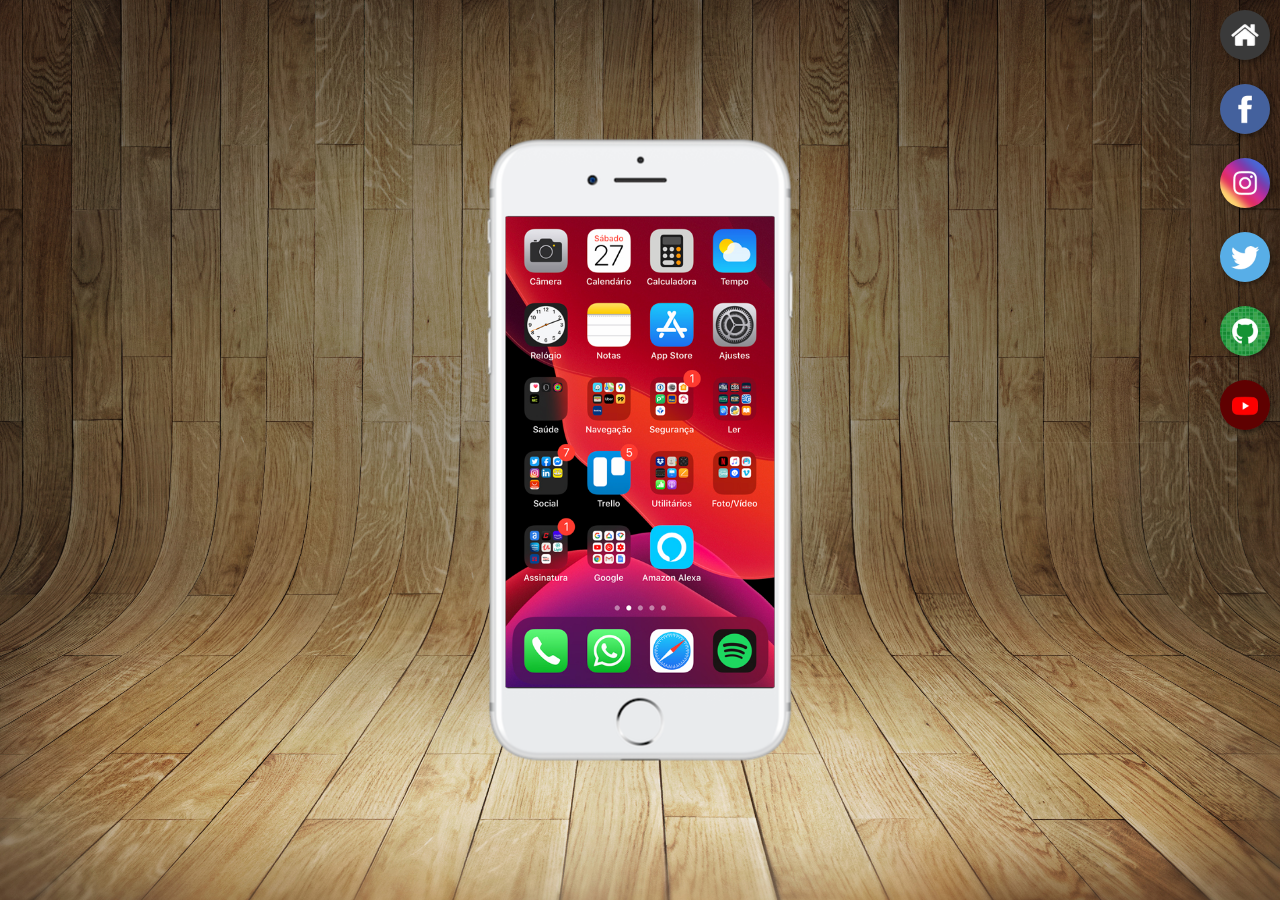
<file: index.html>
<!DOCTYPE html>
<html lang="pt-br">
<head>
    <meta charset="UTF-8">
    <meta name="viewport" content="width=device-width, initial-scale=1.0">
    <link rel="stylesheet" href="estilos/style.css">
    <link rel="shortcut icon" href="favicon.ico" type="image/x-icon">
    <title>Projeto redes sociais</title>
</head>
<body>
    <main>
        <section id="telefone">
            <iframe src="home.html" name="tela"
            id="tela" frameborder="0"></iframe>
        </section>
        
        <section id="redes-sociais">
            <a href="home.html" target="tela"><img src="imagens/logo-home.jpg" alt="Home"></a><br>
            <a href="facebook.html" target="tela"><img src="imagens/logo-facebook.jpg" alt="Facebook"></a><br>
            <a href="instagram.html" target="tela"><img src="imagens/logo-instagram.jpg" alt="Instagram"></a><br>
            <a href="twiter.html" target="tela"><img src="imagens/logo-twitter.jpg" alt="Twitter"></a><br>
            <a href="github.html" target="tela"><img src="imagens/logo-github.jpg" alt="GitHub"></a><br>
            <a href="youtube.html" target="tela"><img src="imagens/logo-youtube.jpg" alt="YouTube"></a>
        </section>
    </main>
</body>
</html>
</file>
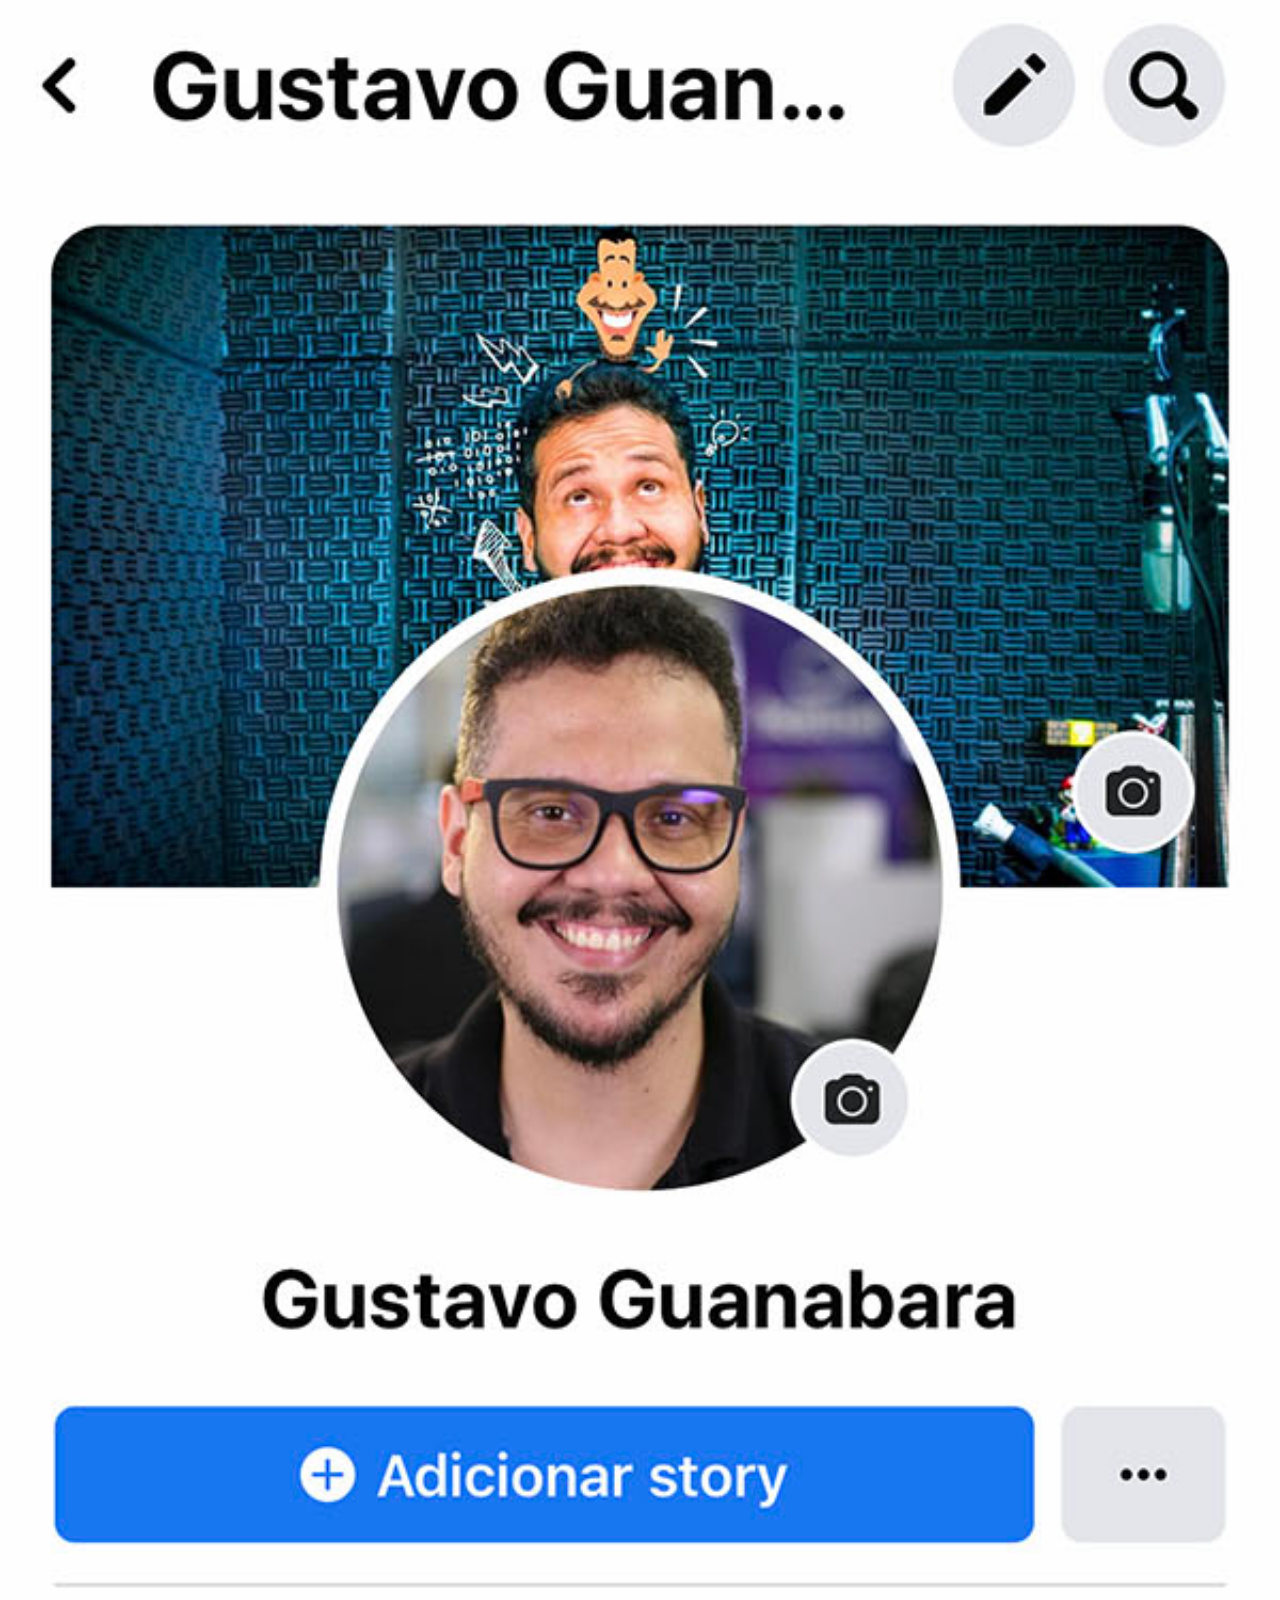
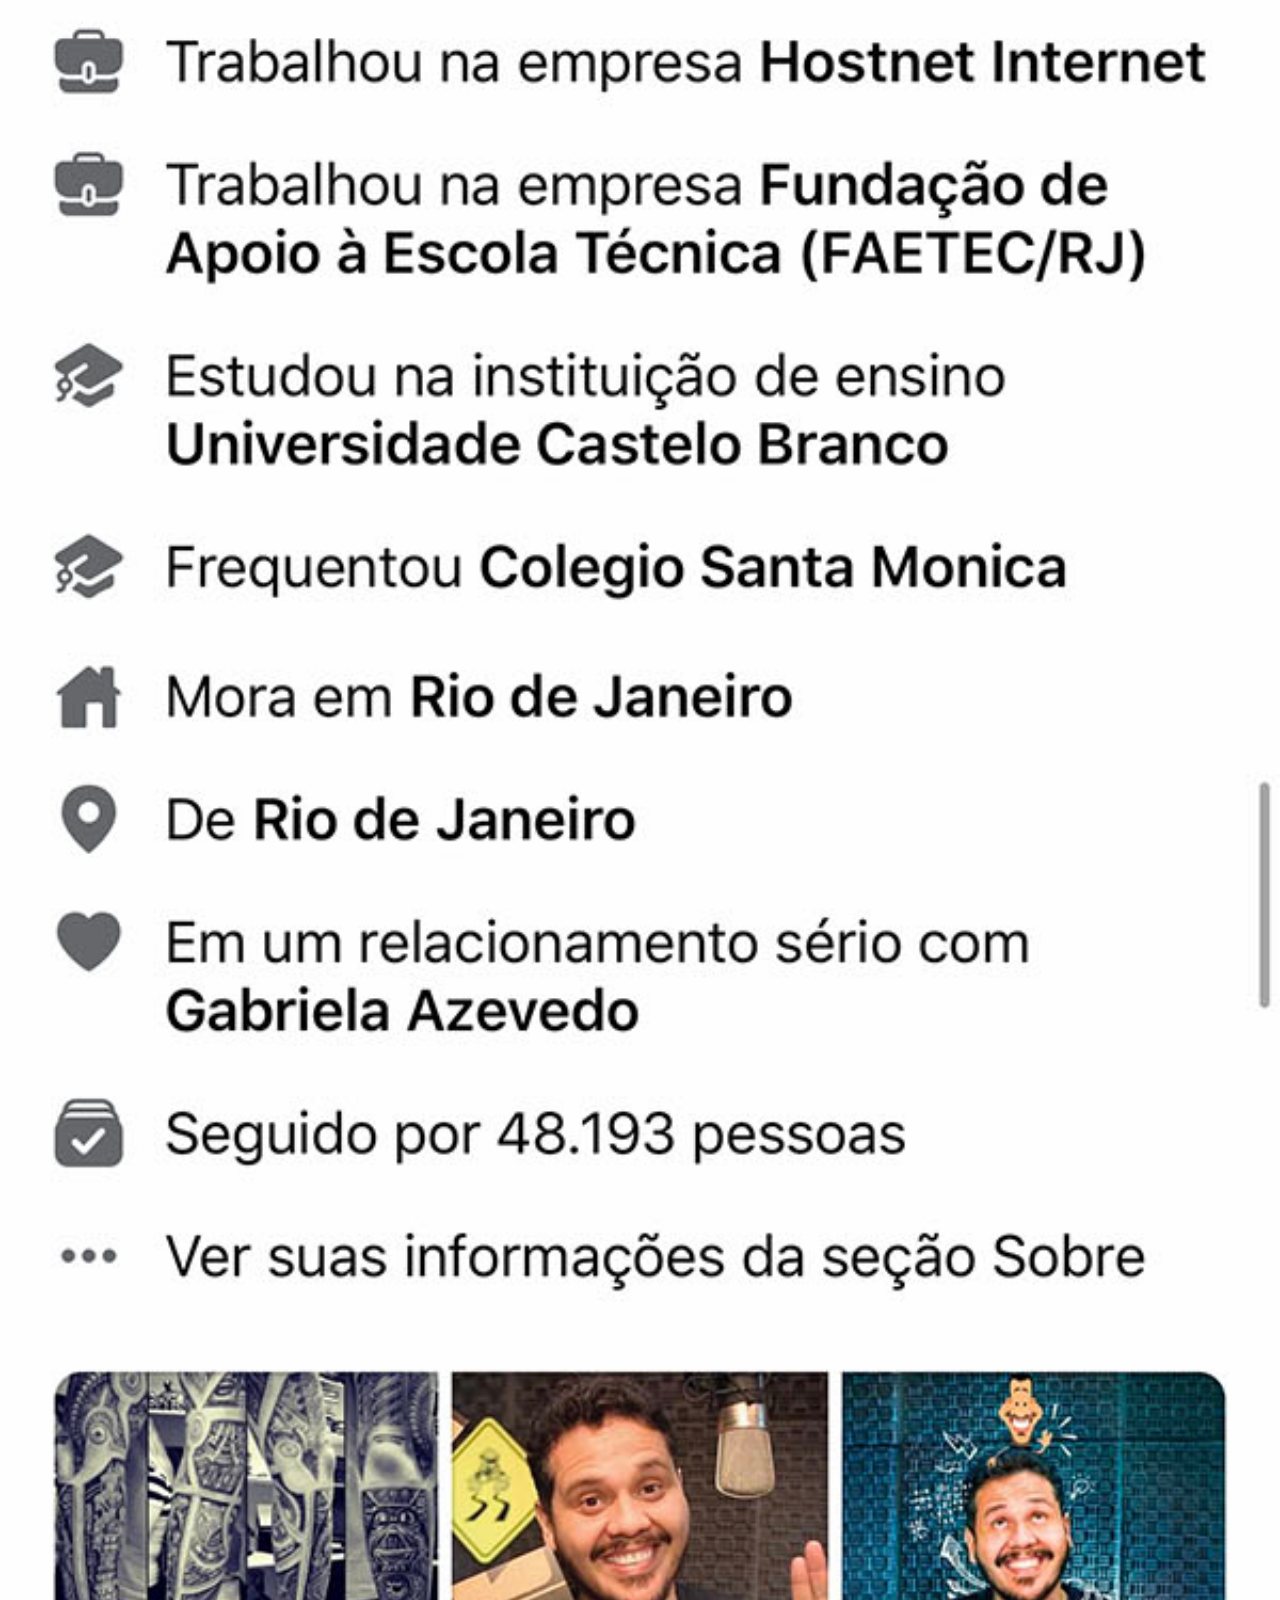
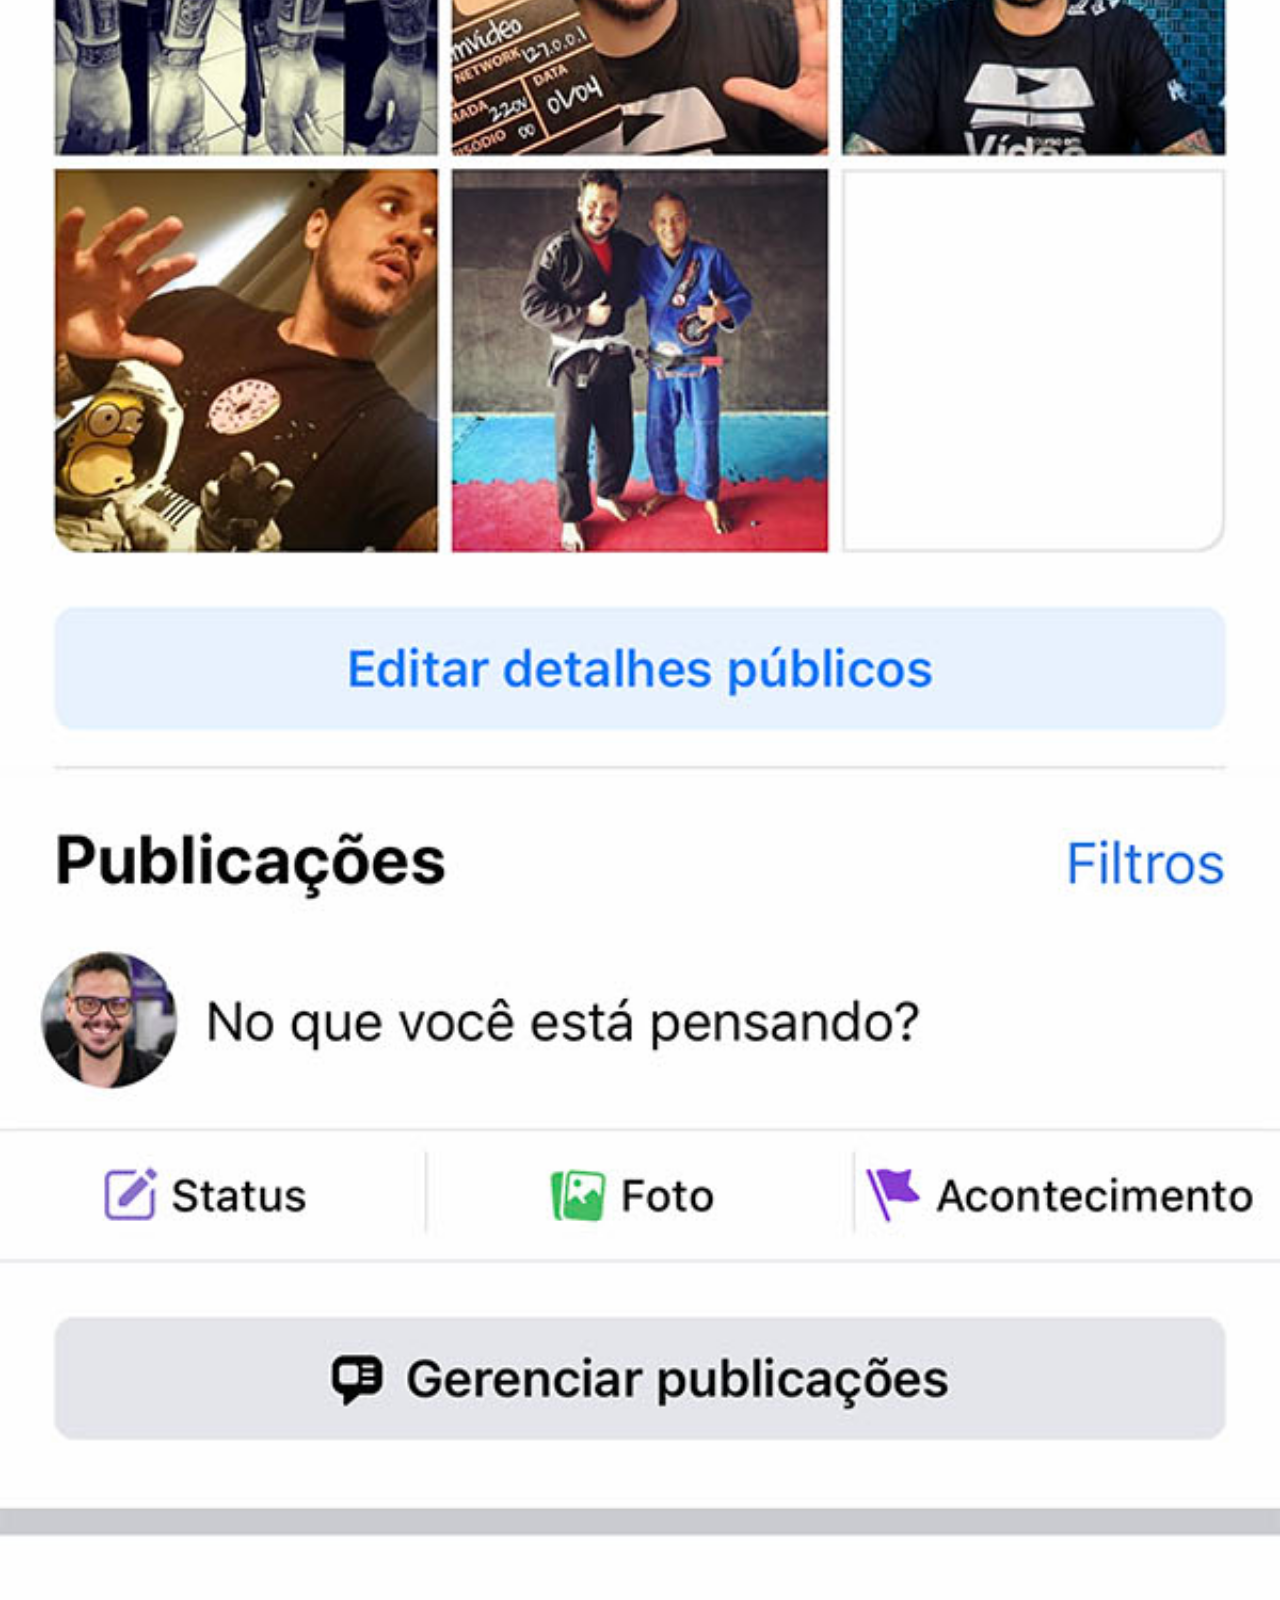
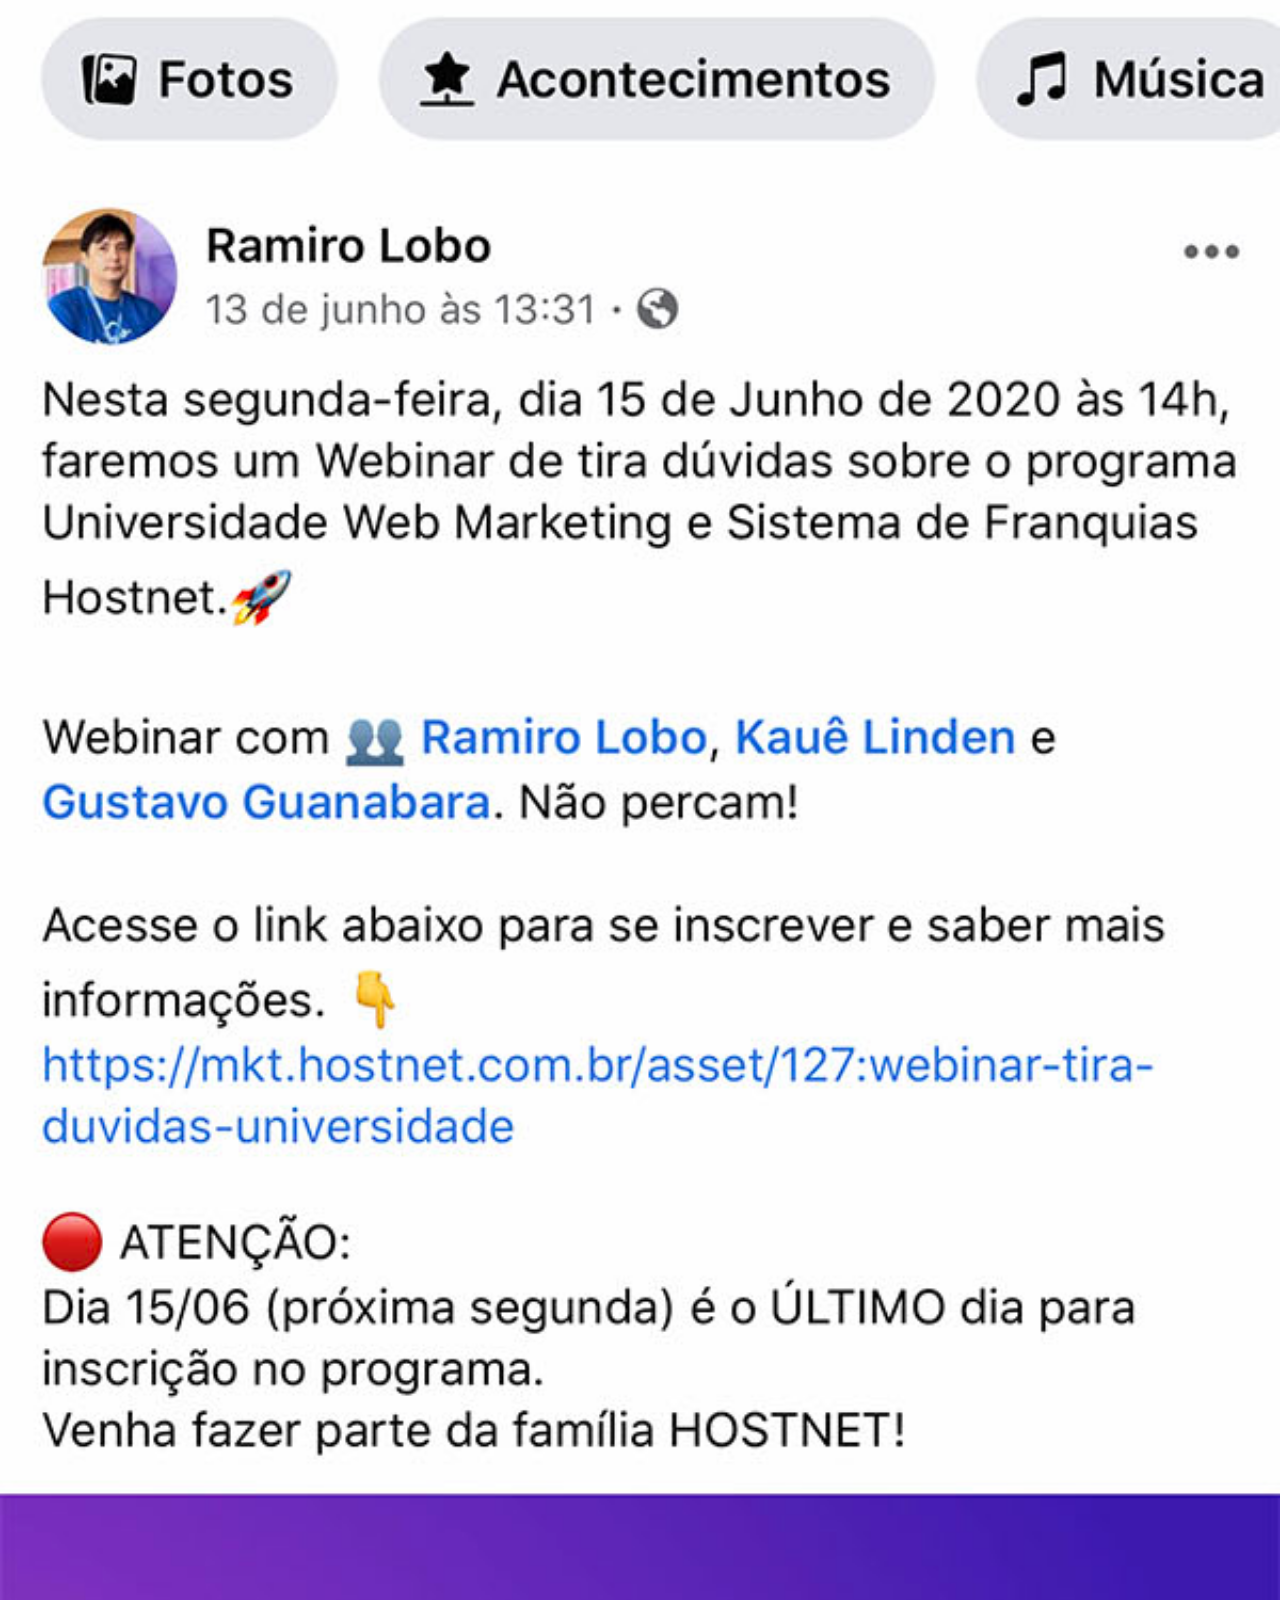
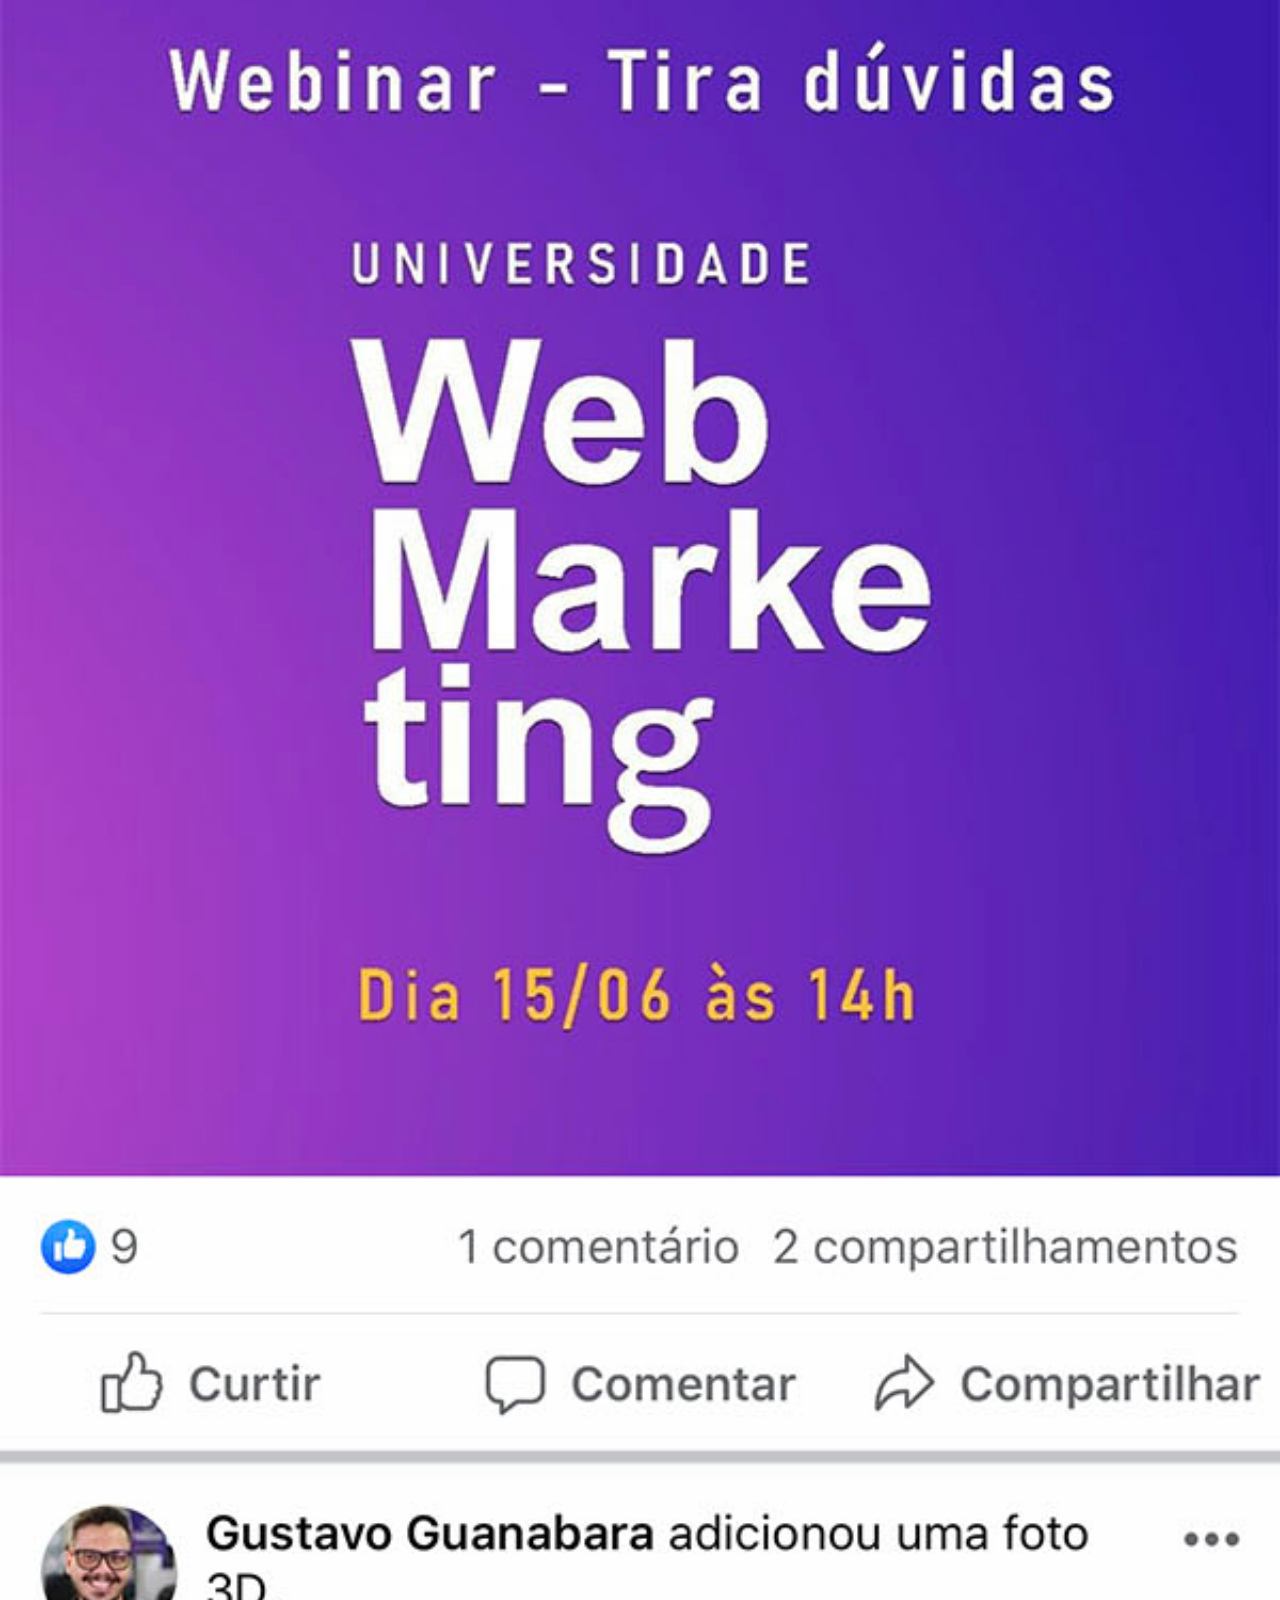
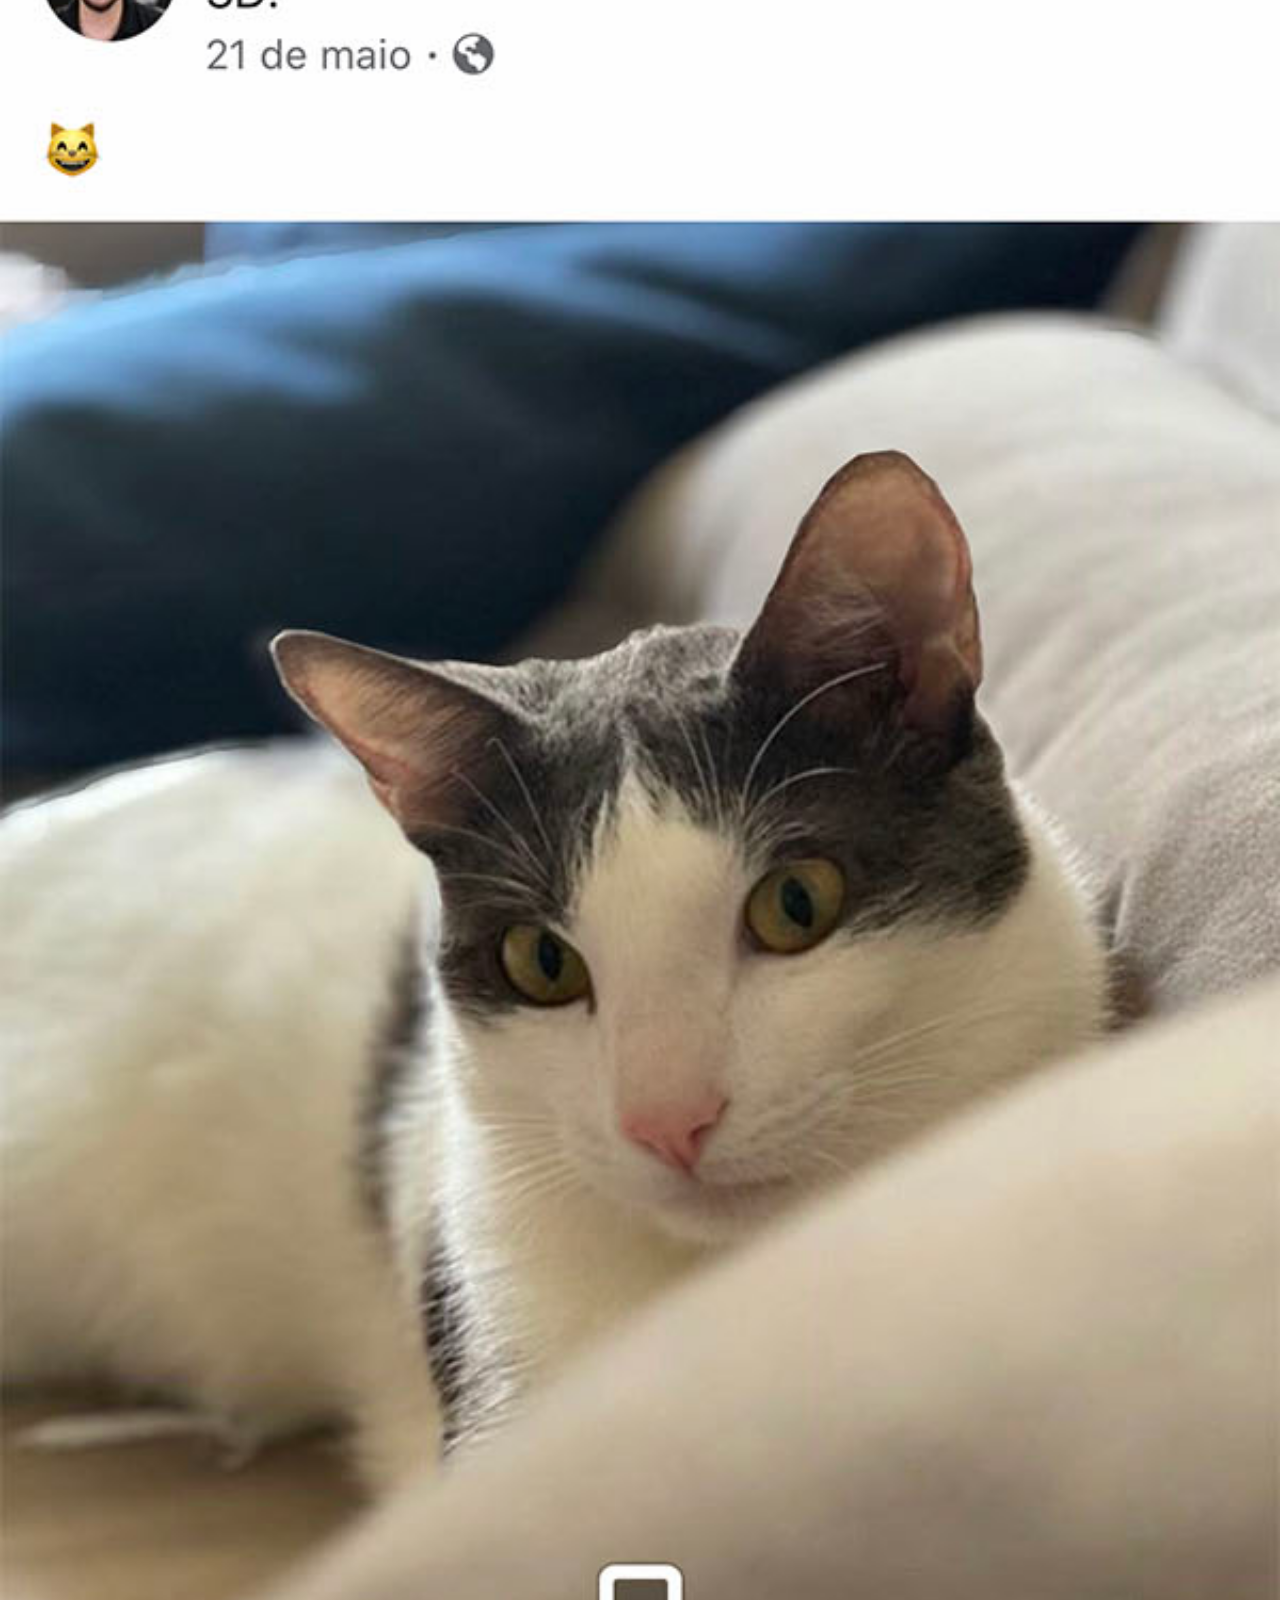
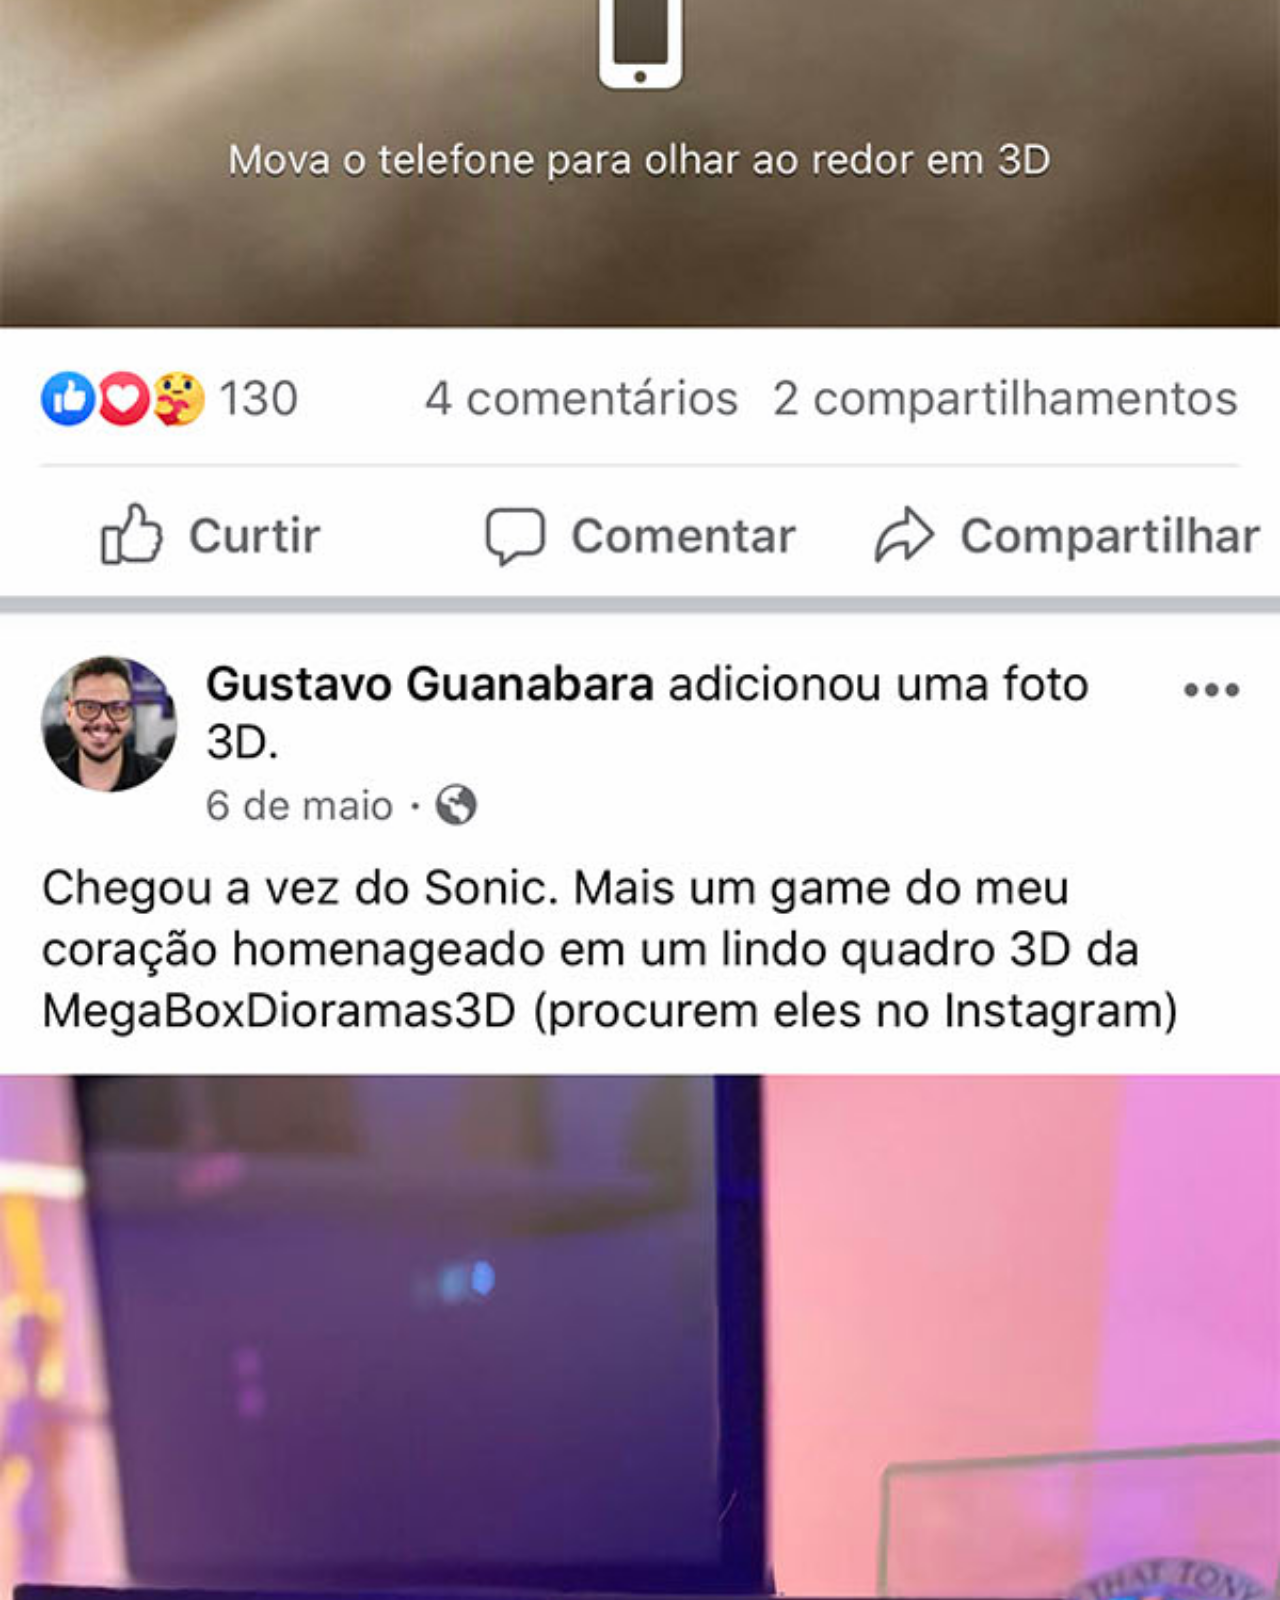
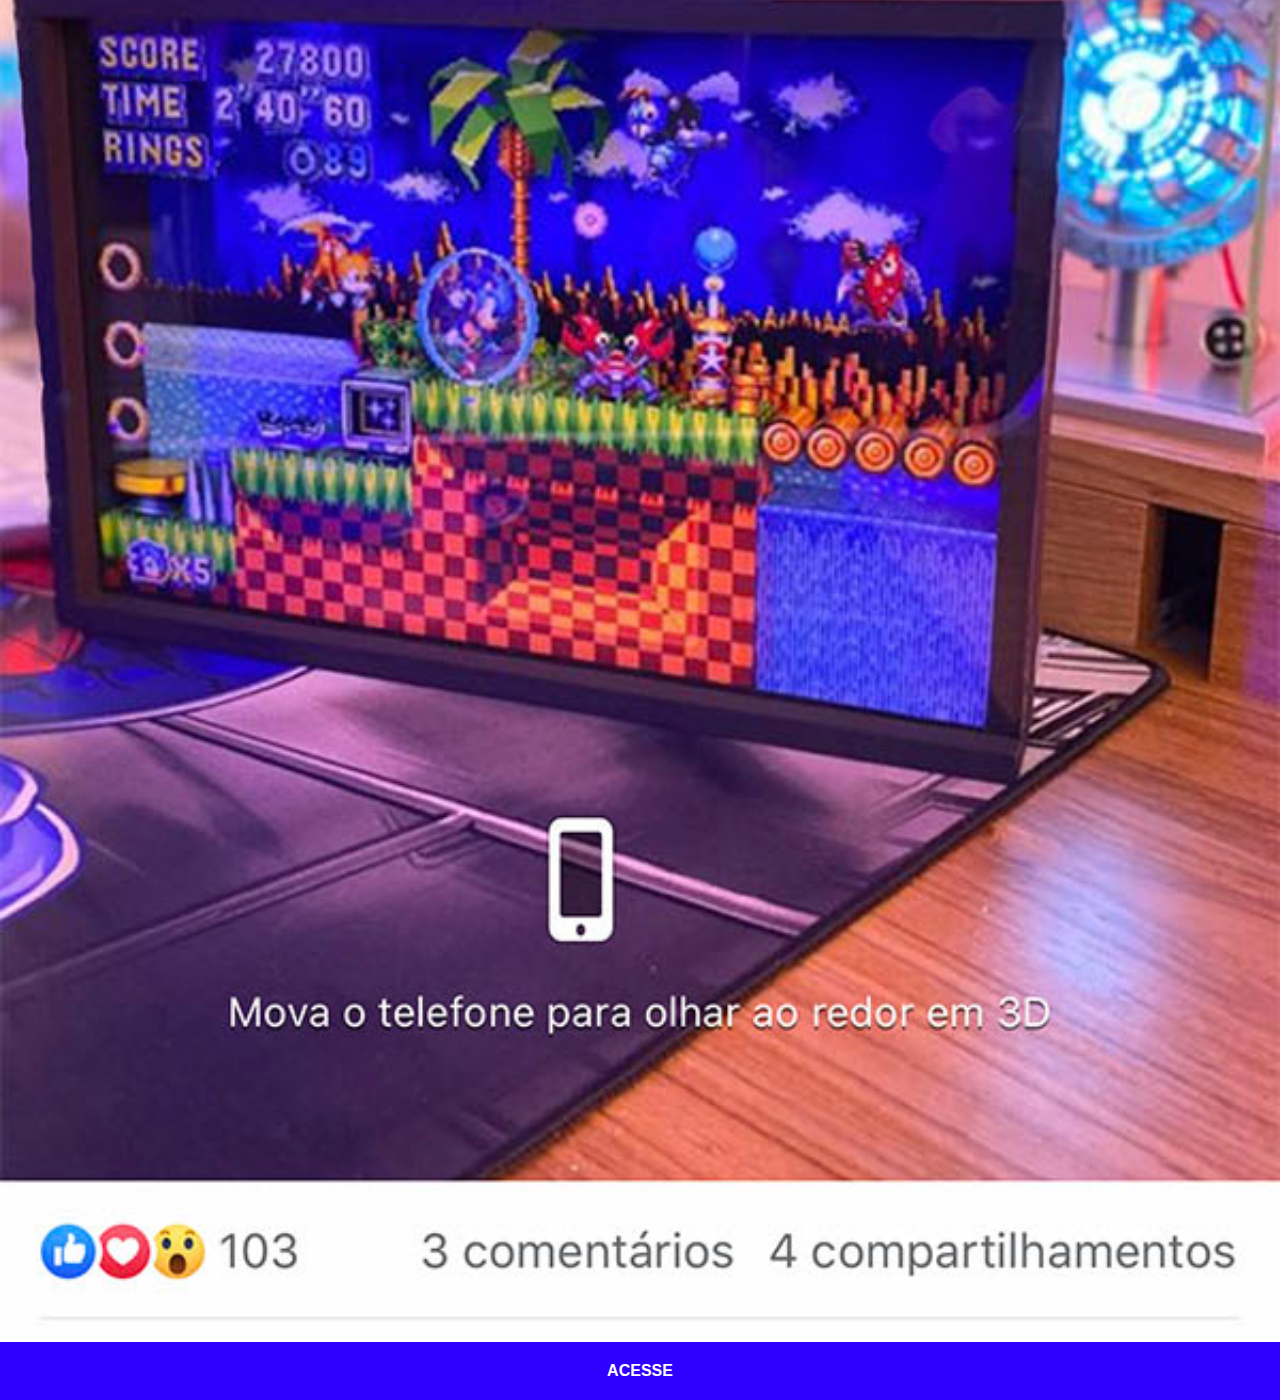
<file: facebook.html>
<!DOCTYPE html>
<html lang="pt-br">
<head>
    <meta charset="UTF-8">
    <meta name="viewport" content="width=device-width, initial-scale=1.0">
    <title>Facebook</title>
    <link rel="stylesheet" href="estilos/social.css">
</head>
<body>
    <img src="imagens/tela-facebook.jpg" alt="Facebook">
    <a href="https://web.facebook.com/?locale=pt_BR" target="_blank">ACESSE</a>
</body>
</html>
</file>
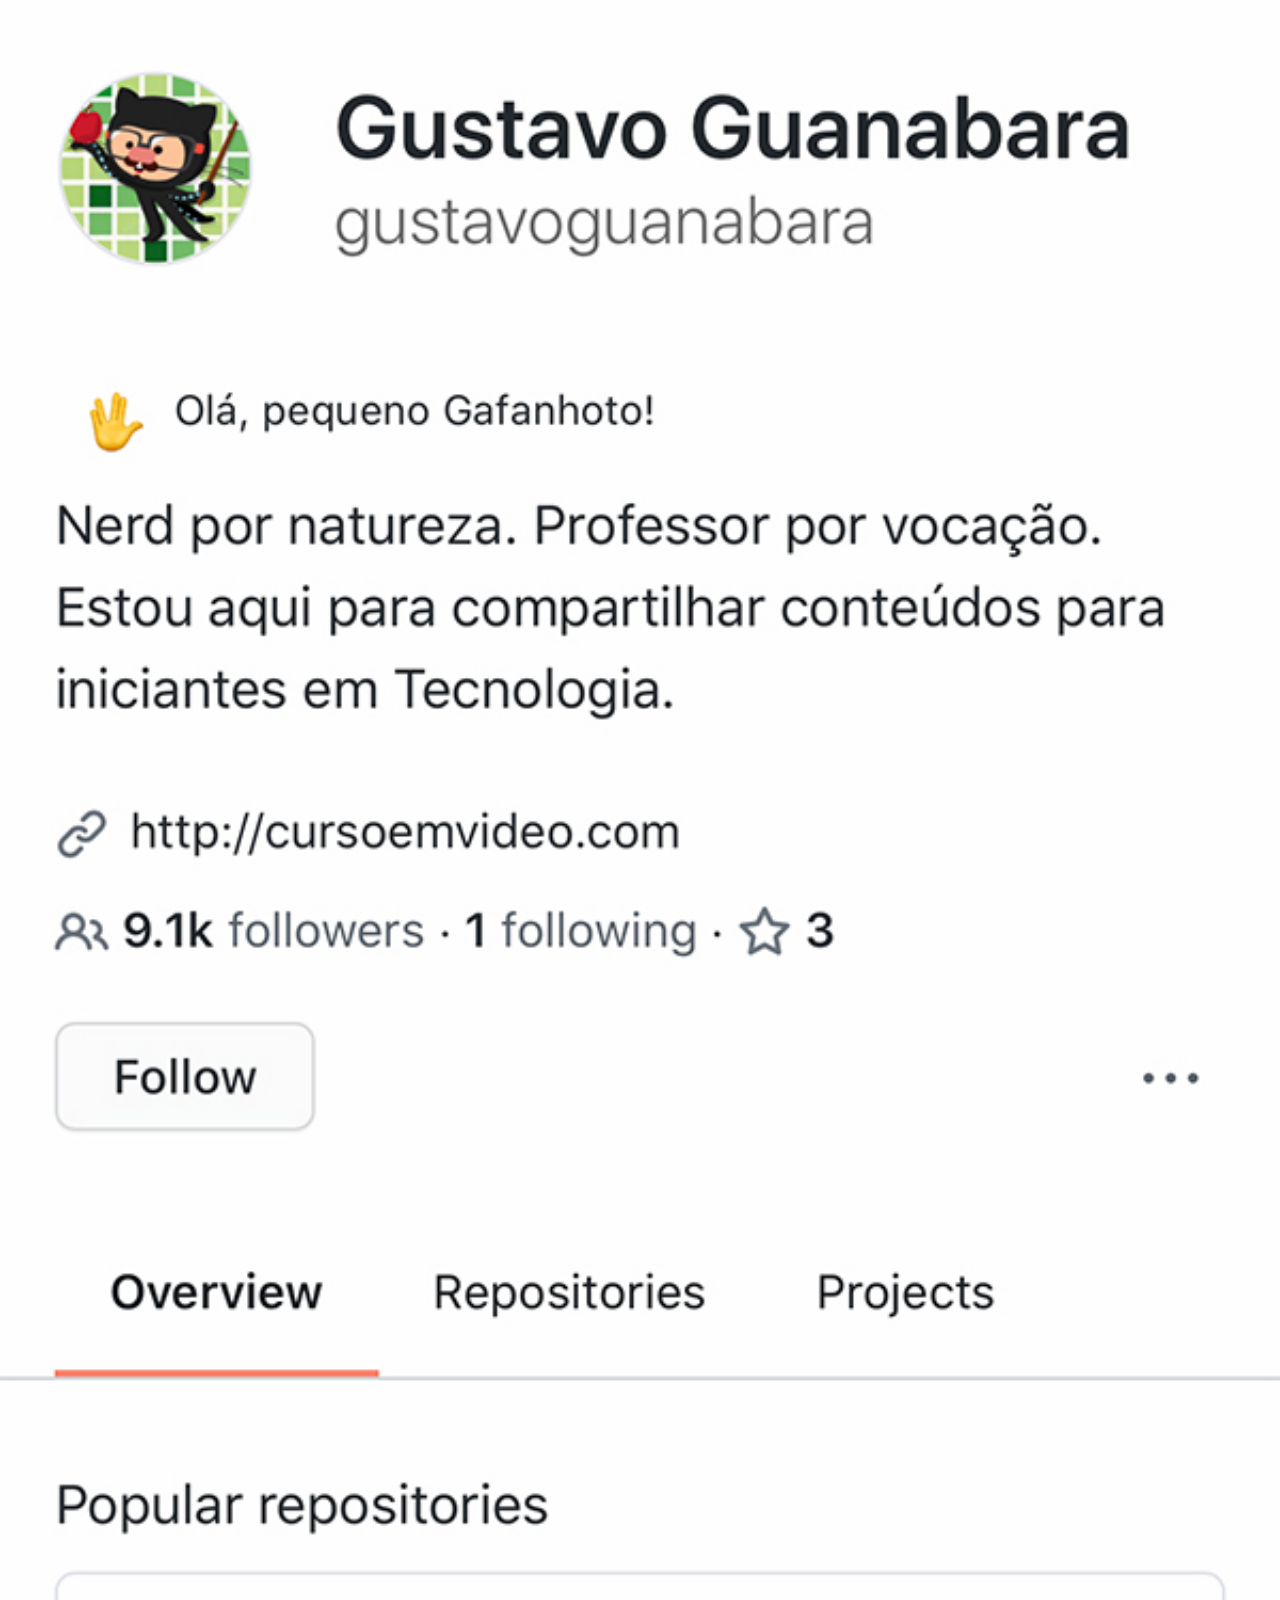
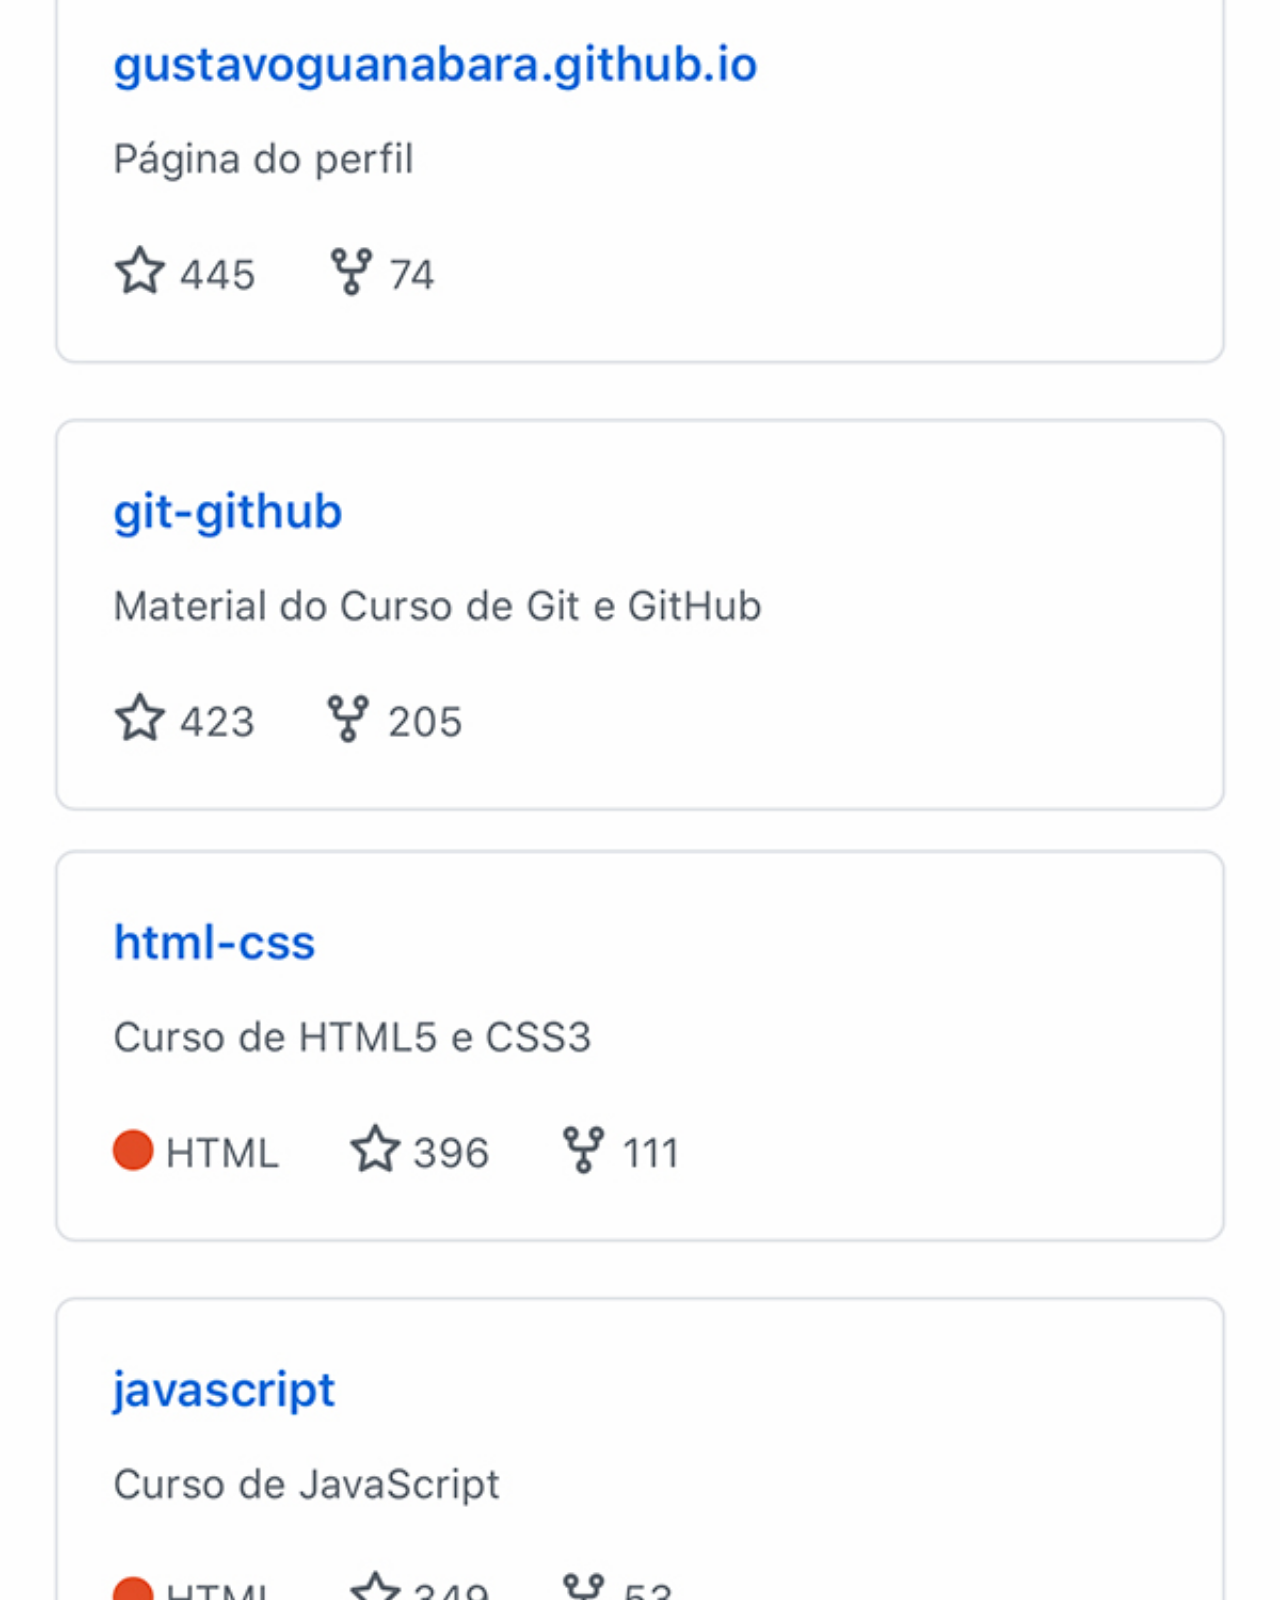
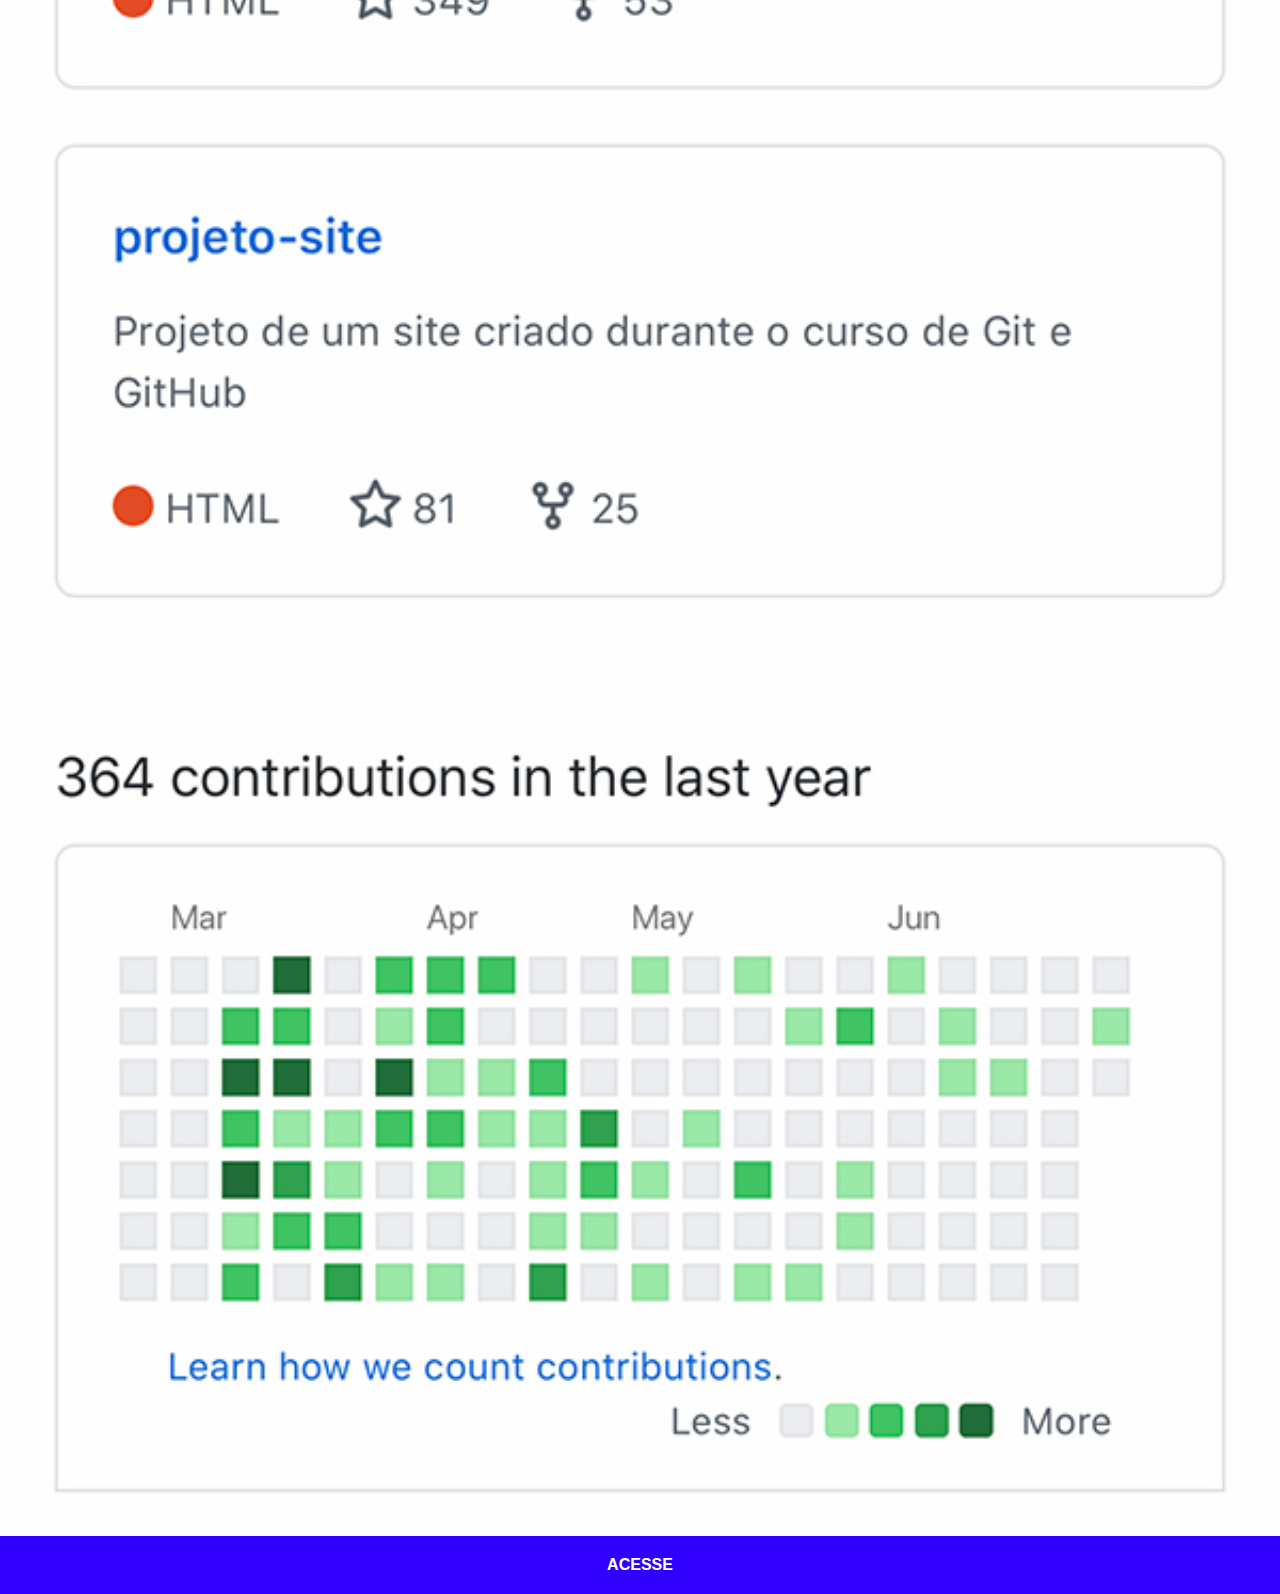
<file: github.html>
<!DOCTYPE html>
<html lang="pt-br">
<head>
    <meta charset="UTF-8">
    <meta name="viewport" content="width=device-width, initial-scale=1.0">
    <title>GitHub</title>
    <link rel="stylesheet" href="estilos/social.css">
</head>
<body>
    <img src="imagens/tela-github.jpg" alt="GitHub">
    <a href="https://github.com/gustavoguanabara" target="_blank">ACESSE</a>
</body>
</html>
</file>
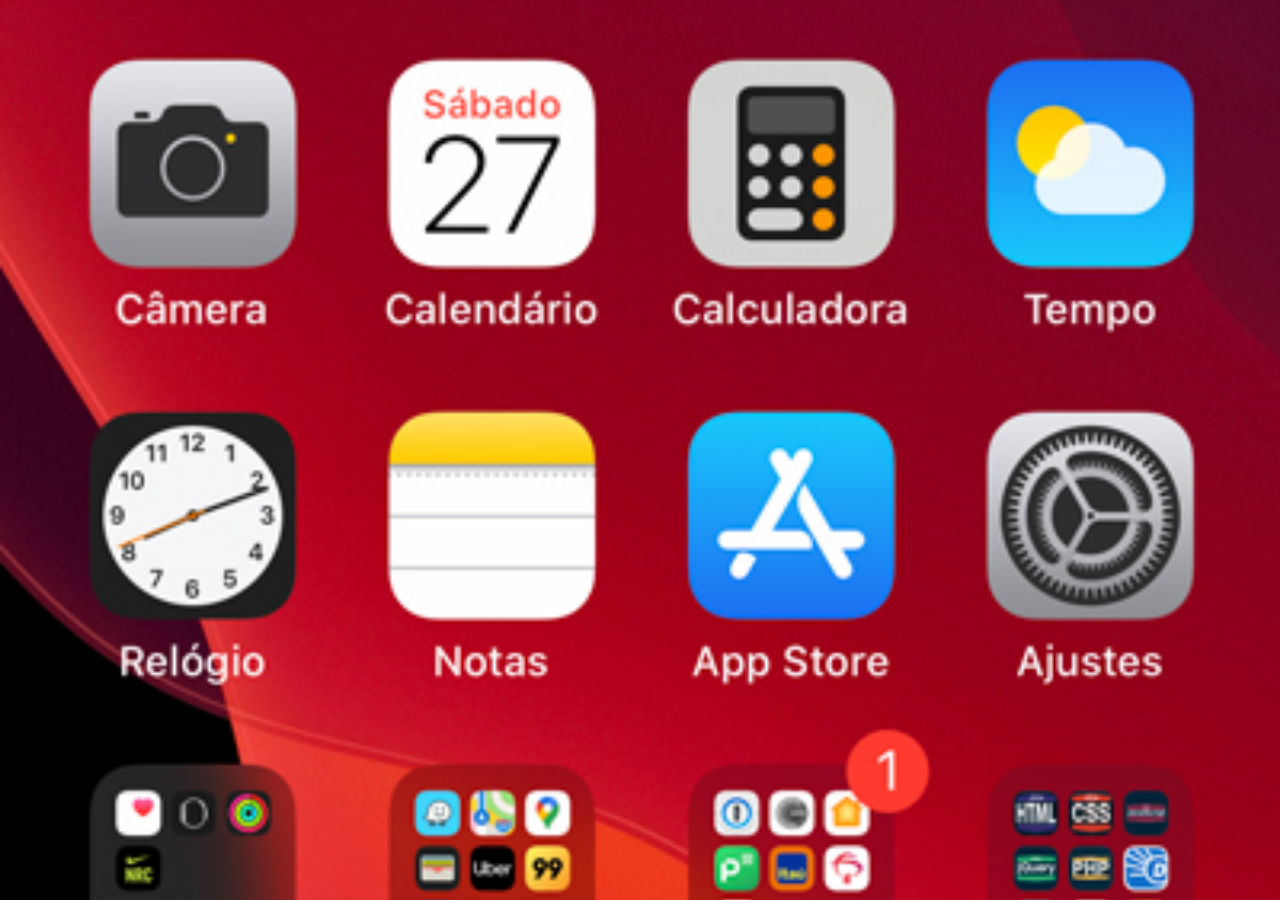
<file: home.html>
<!DOCTYPE html>
<html lang="pt-br">
<head>
    <meta charset="UTF-8">
    <meta name="viewport" content="width=device-width, initial-scale=1.0">
    <title>Home</title>
</head>
<style>
    * {
        margin: 0px;
        padding: 0px;
    }

    body {
        width: 100vw;
        height: 100vh;
        background: black url('imagens/tela-home.jpg') no-repeat top center;
        background-size: cover  ;
    }
</style>
<body>
    
</body>
</html>
</file>
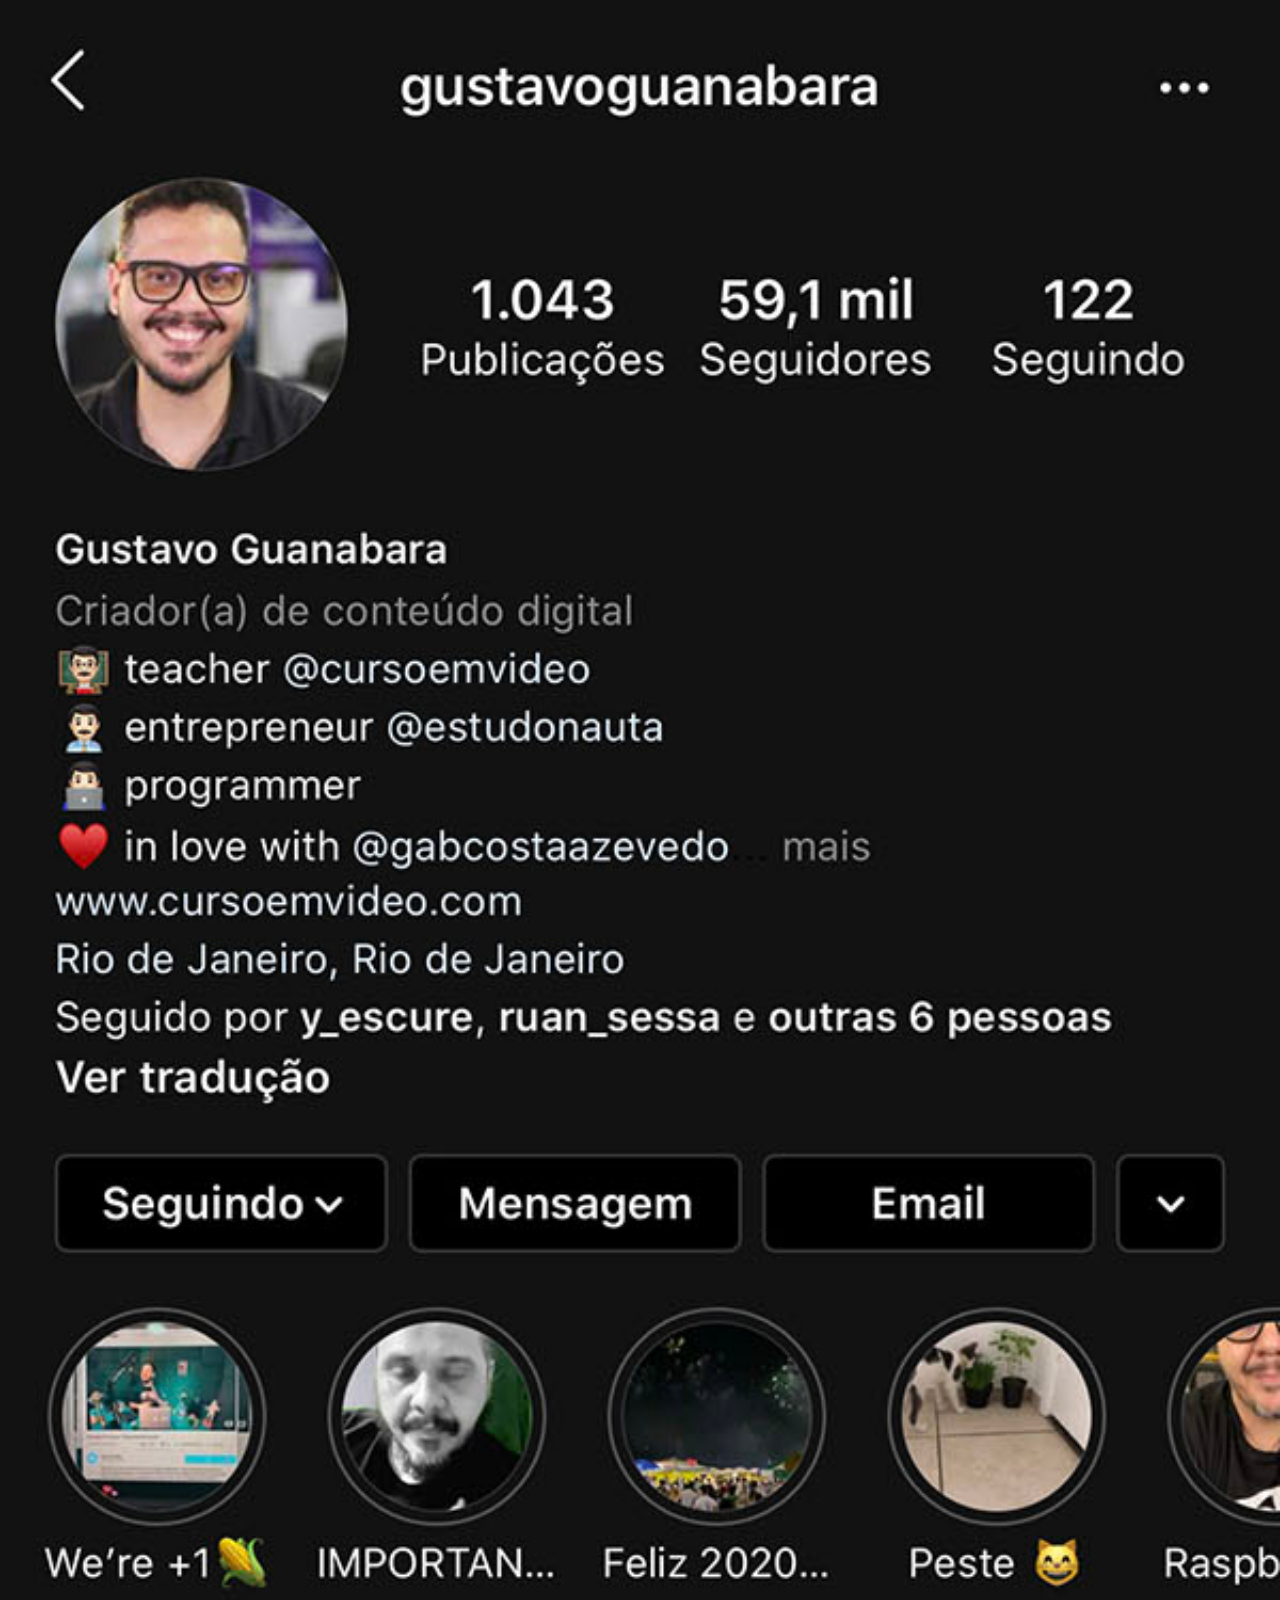
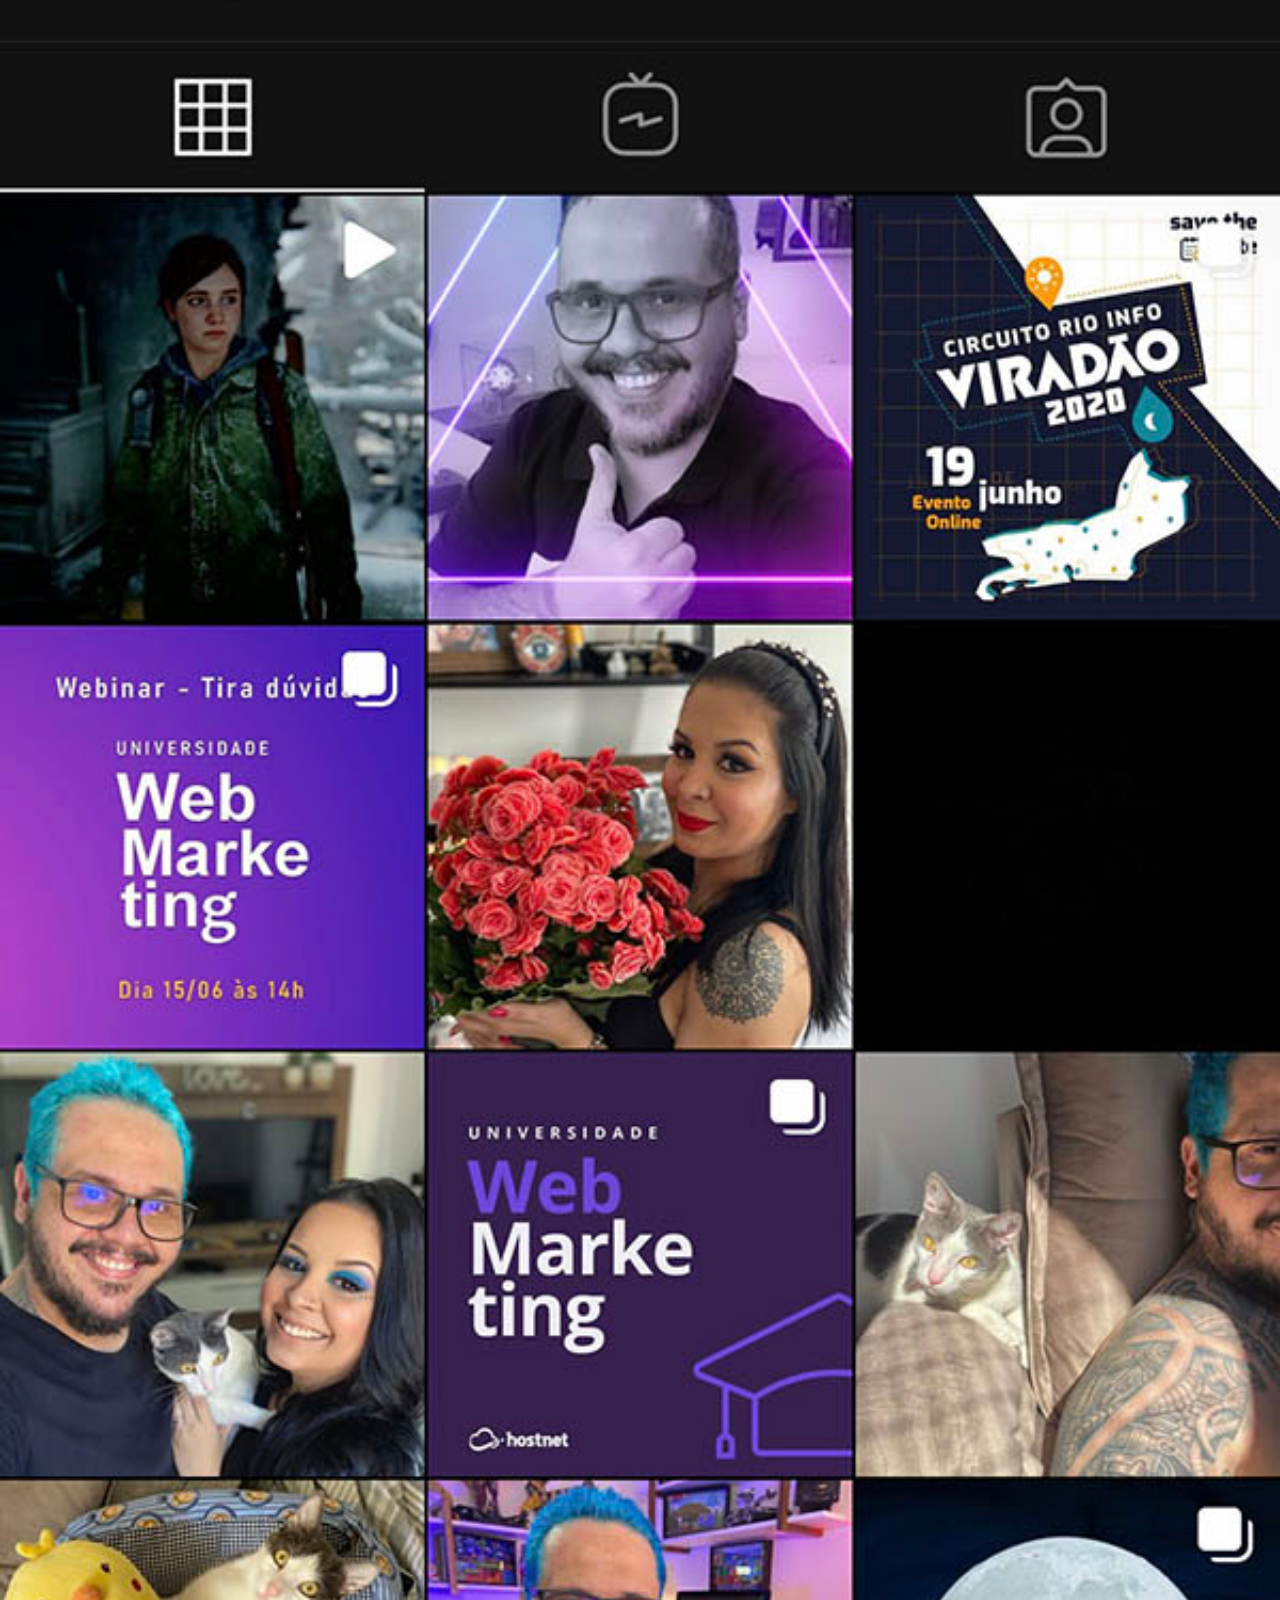
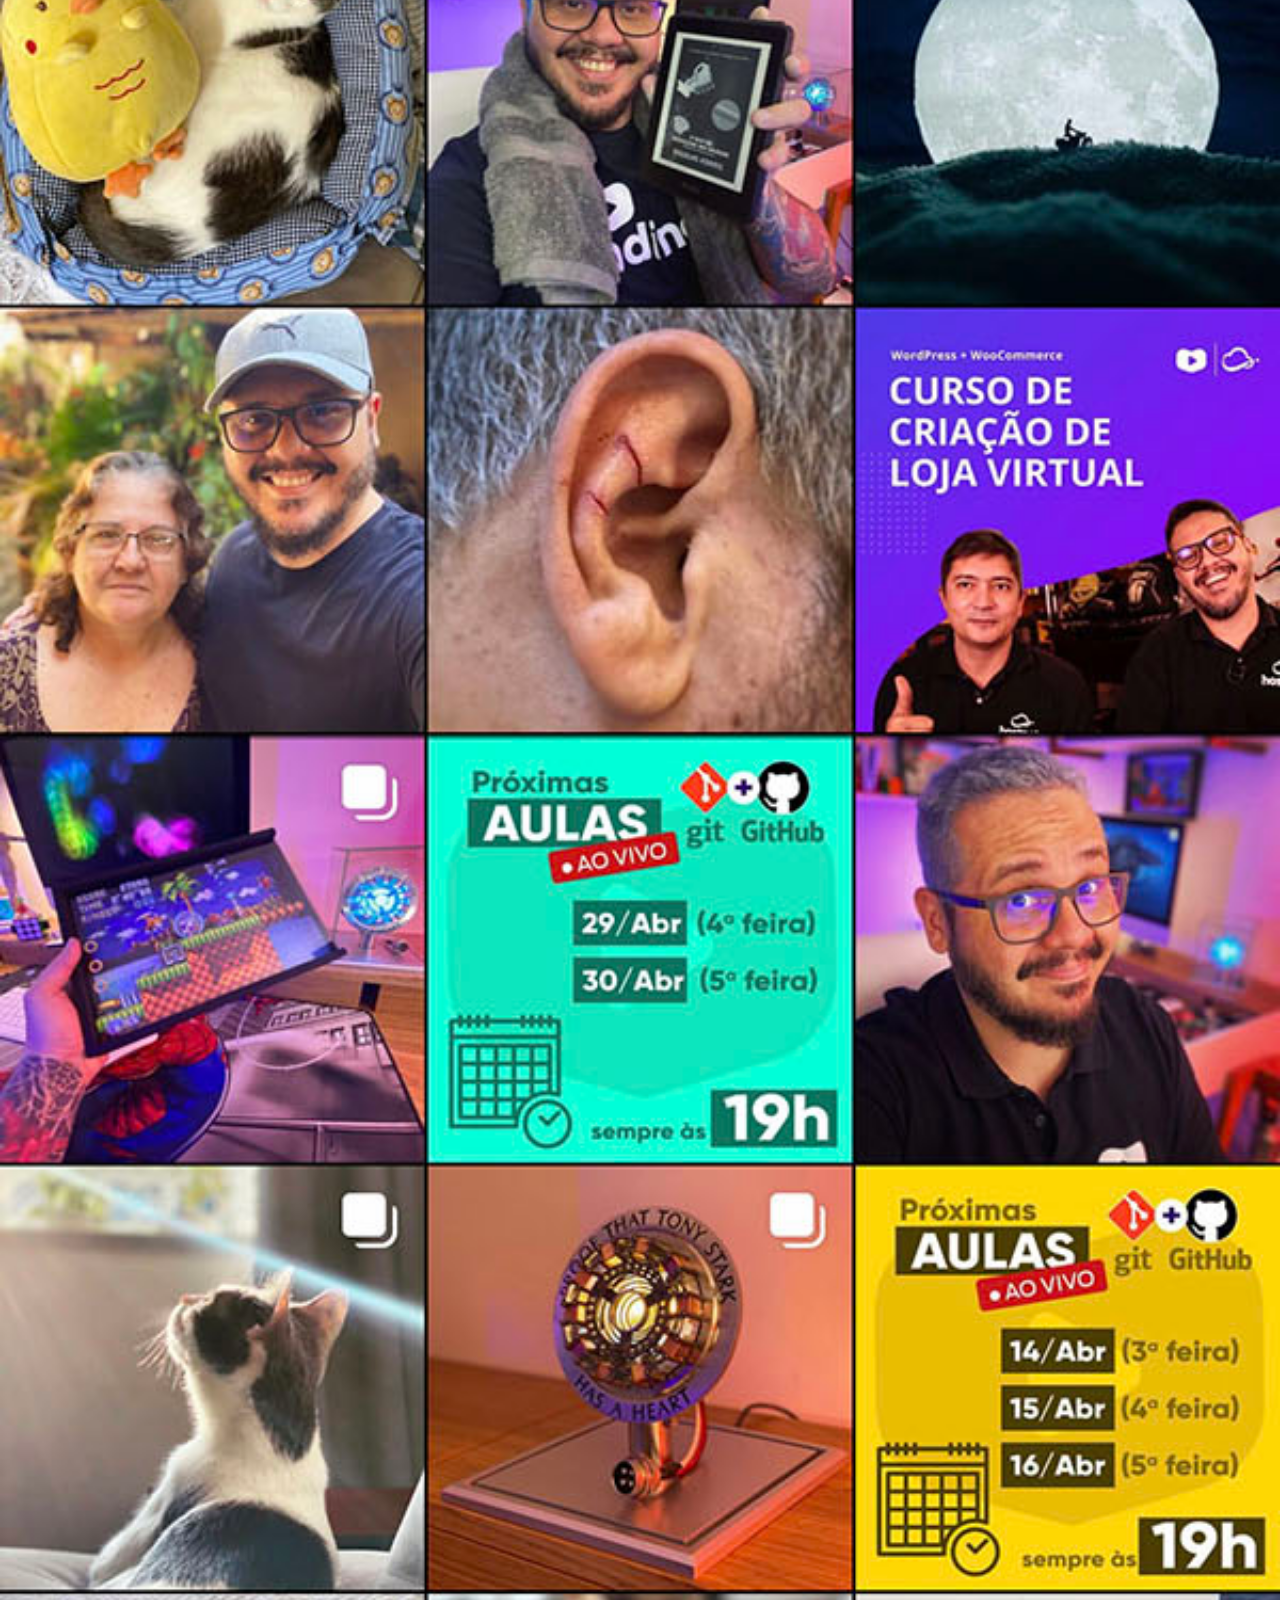
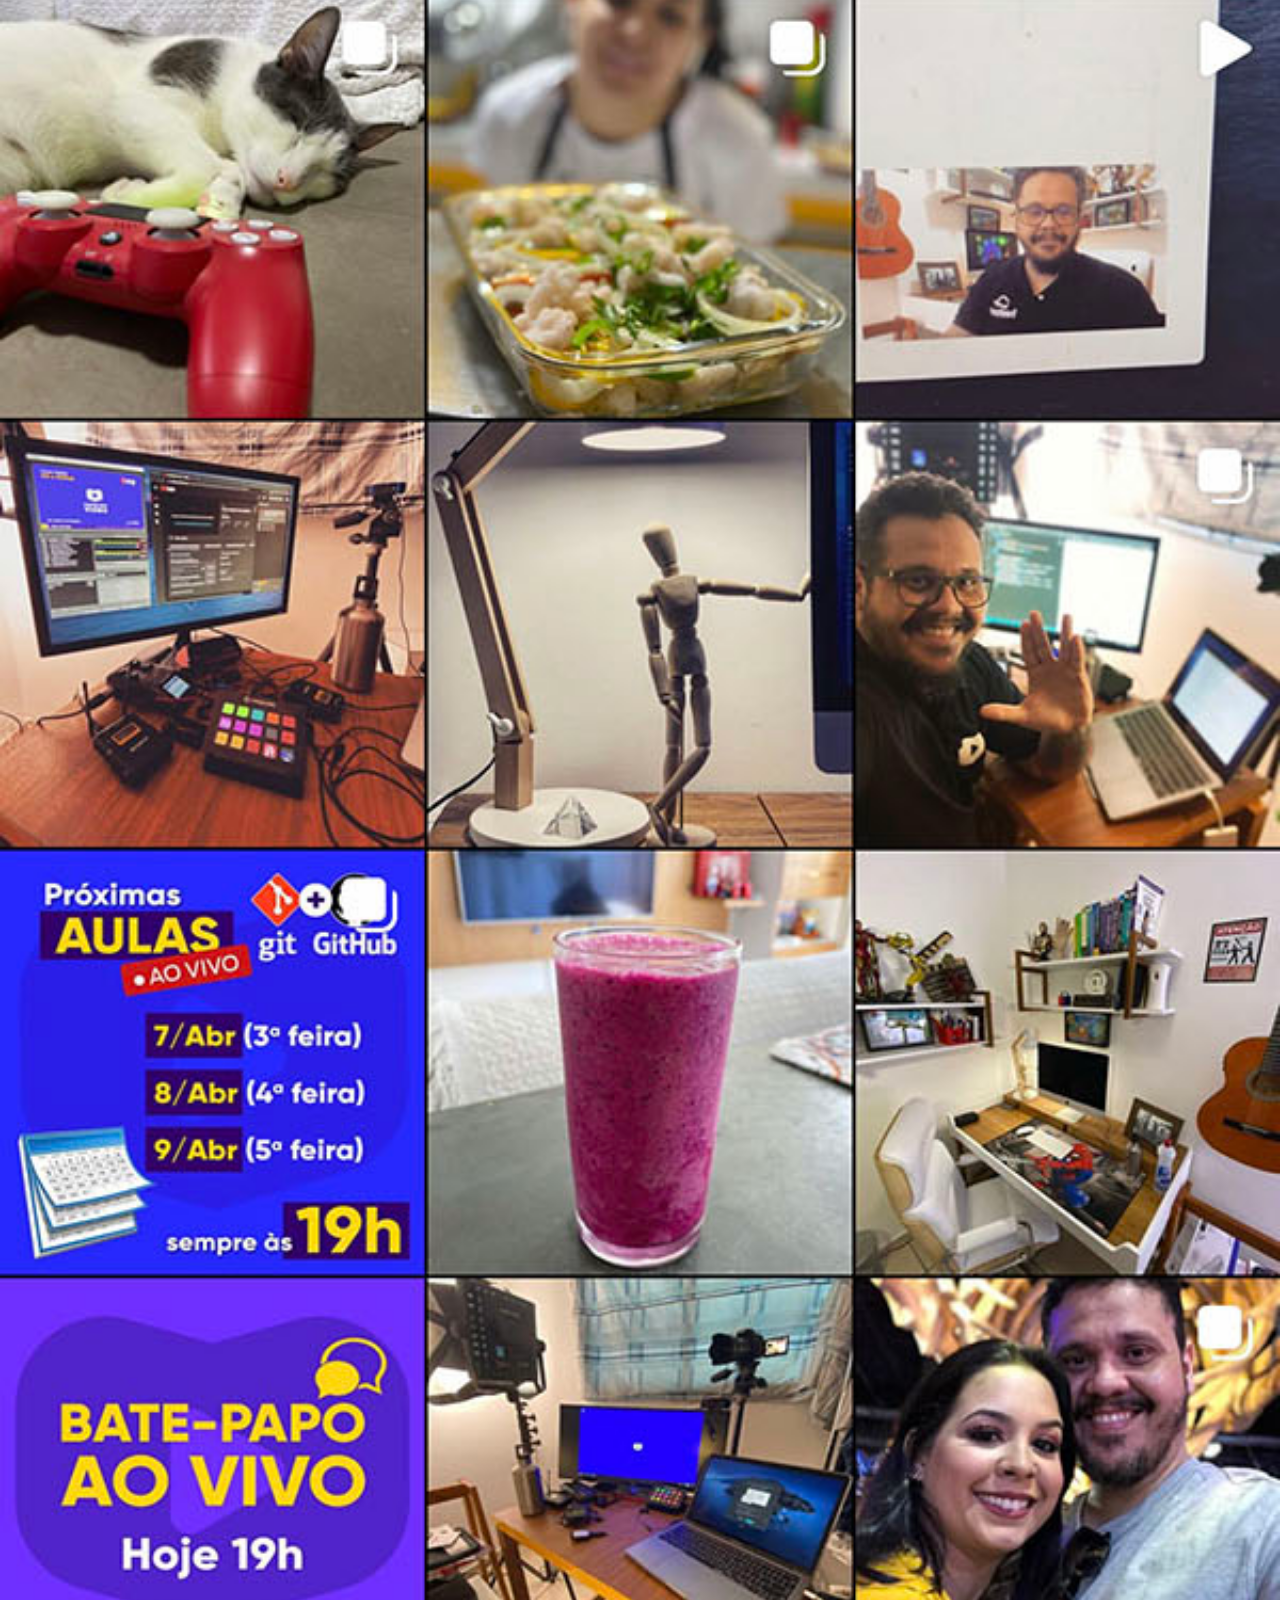
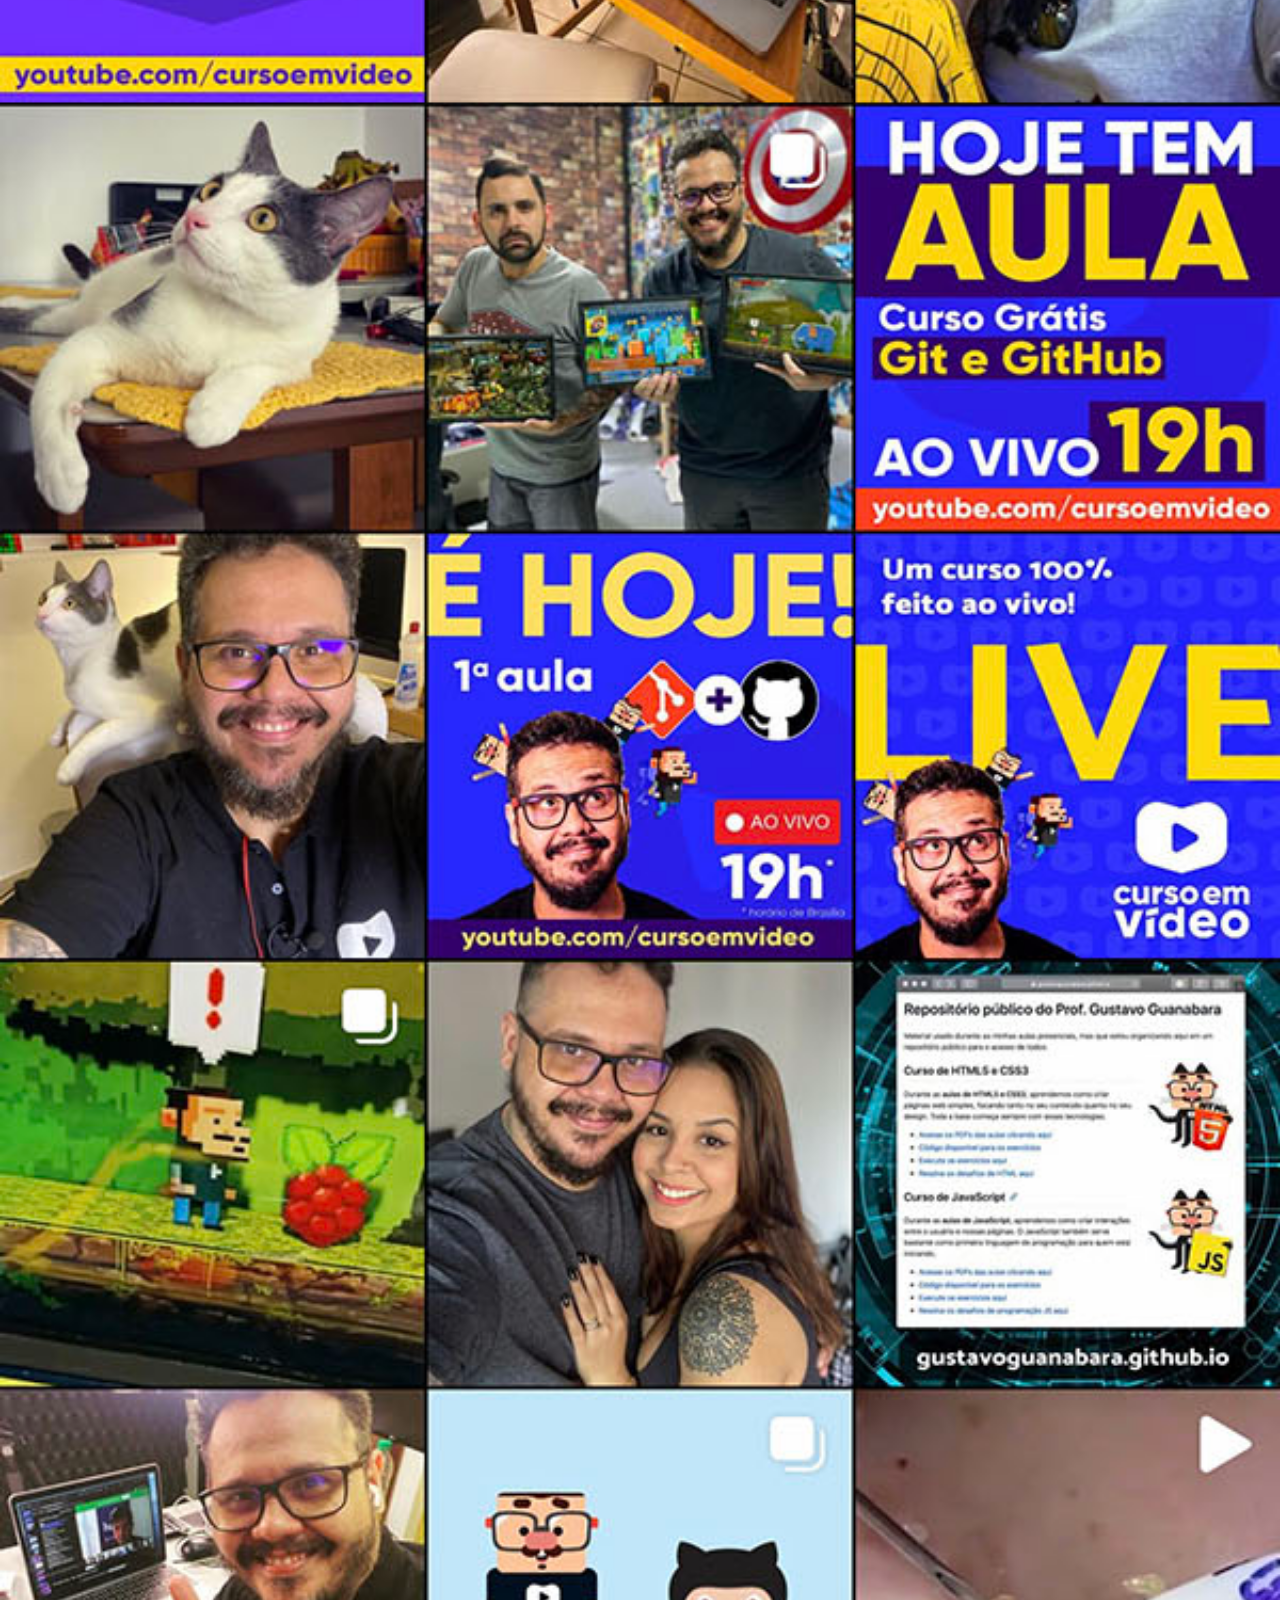
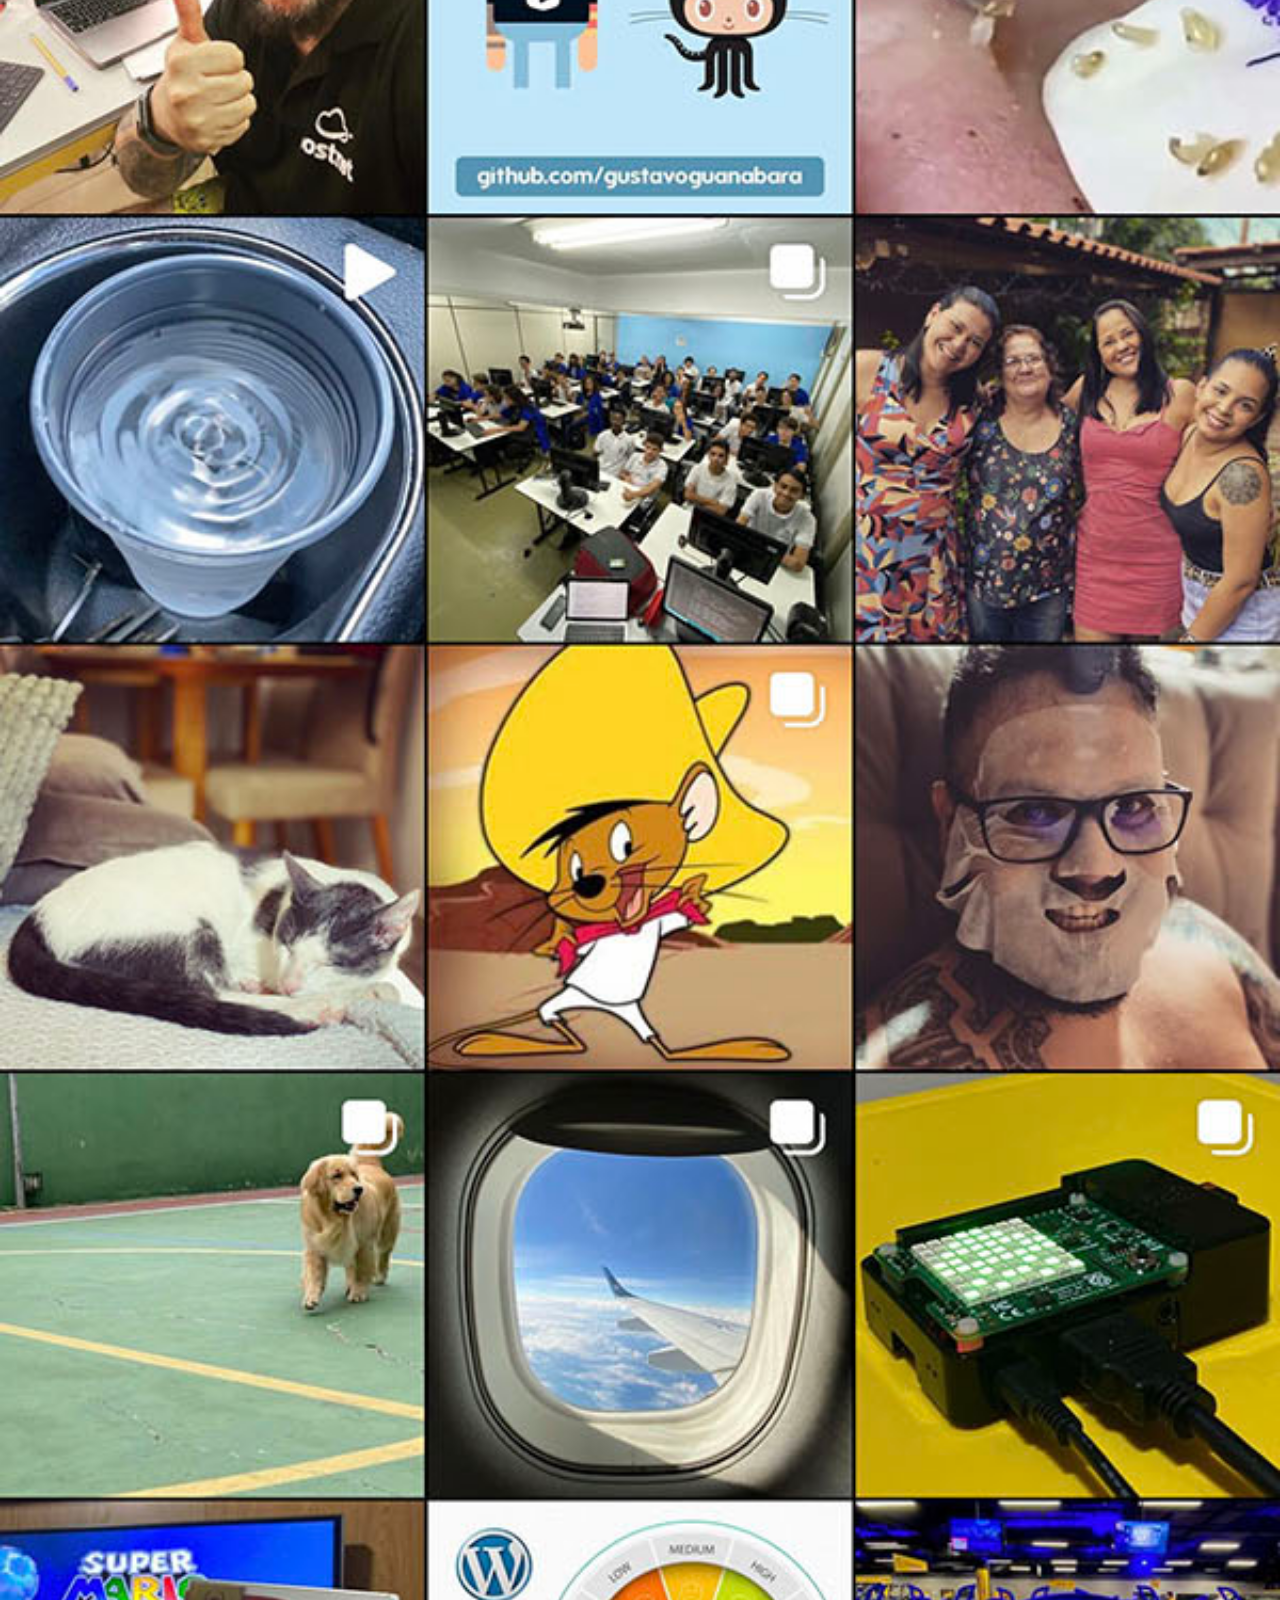
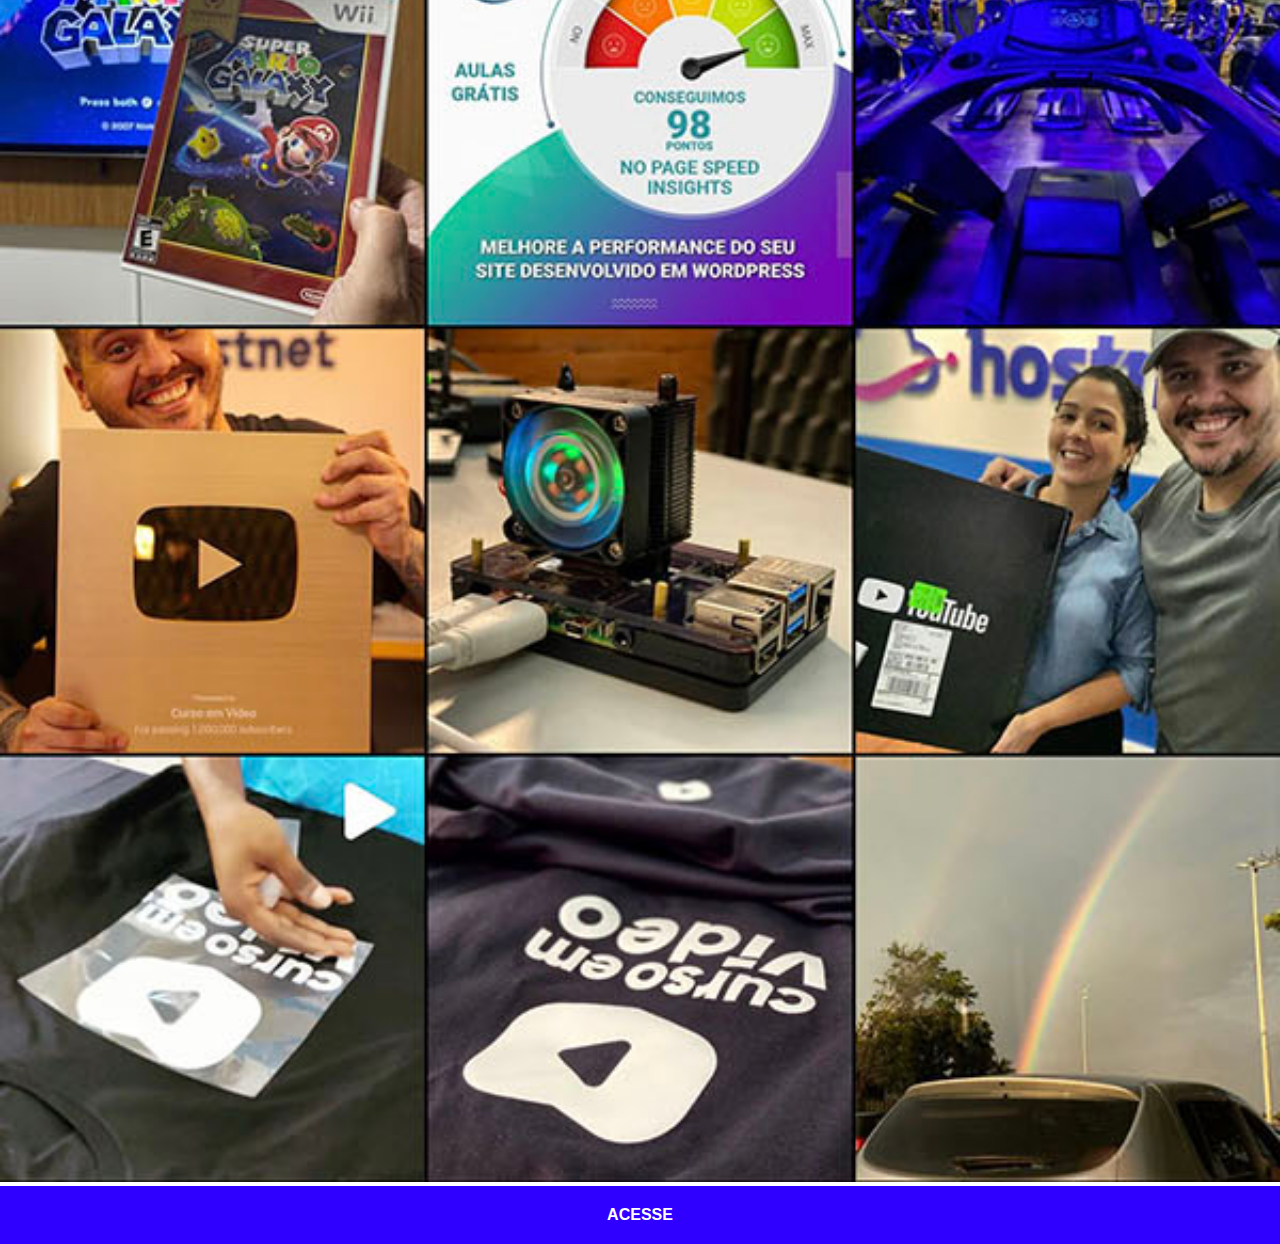
<file: instagram.html>
<!DOCTYPE html>
<html lang="pt-br">
<head>
    <meta charset="UTF-8">
    <meta name="viewport" content="width=device-width, initial-scale=1.0">
    <title>Instagram</title>
    <link rel="stylesheet" href="estilos/social.css">
</head>
<body>
    <img src="imagens/tela-instagram.jpg" alt="Instagram">
    <a href="https://www.instagram.com/" target="_blank">ACESSE</a>
</body>
</html>
</file>
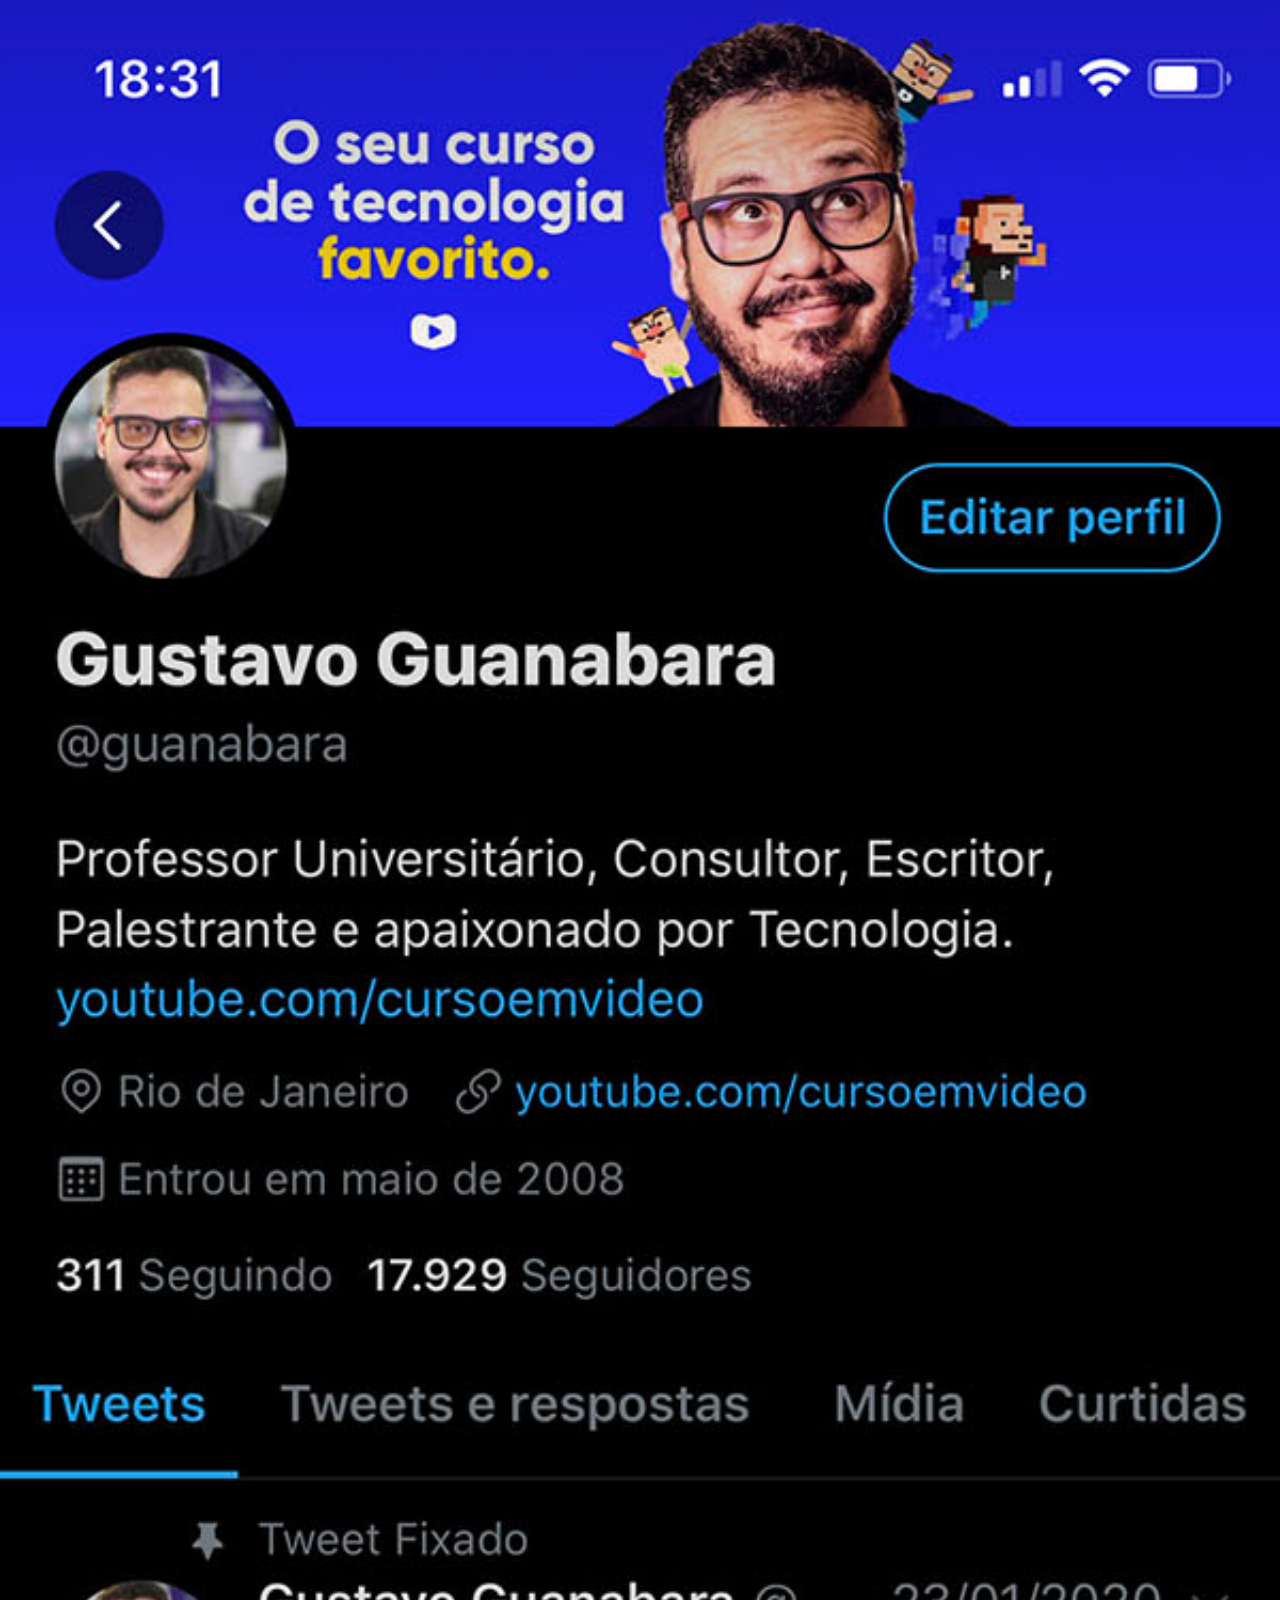
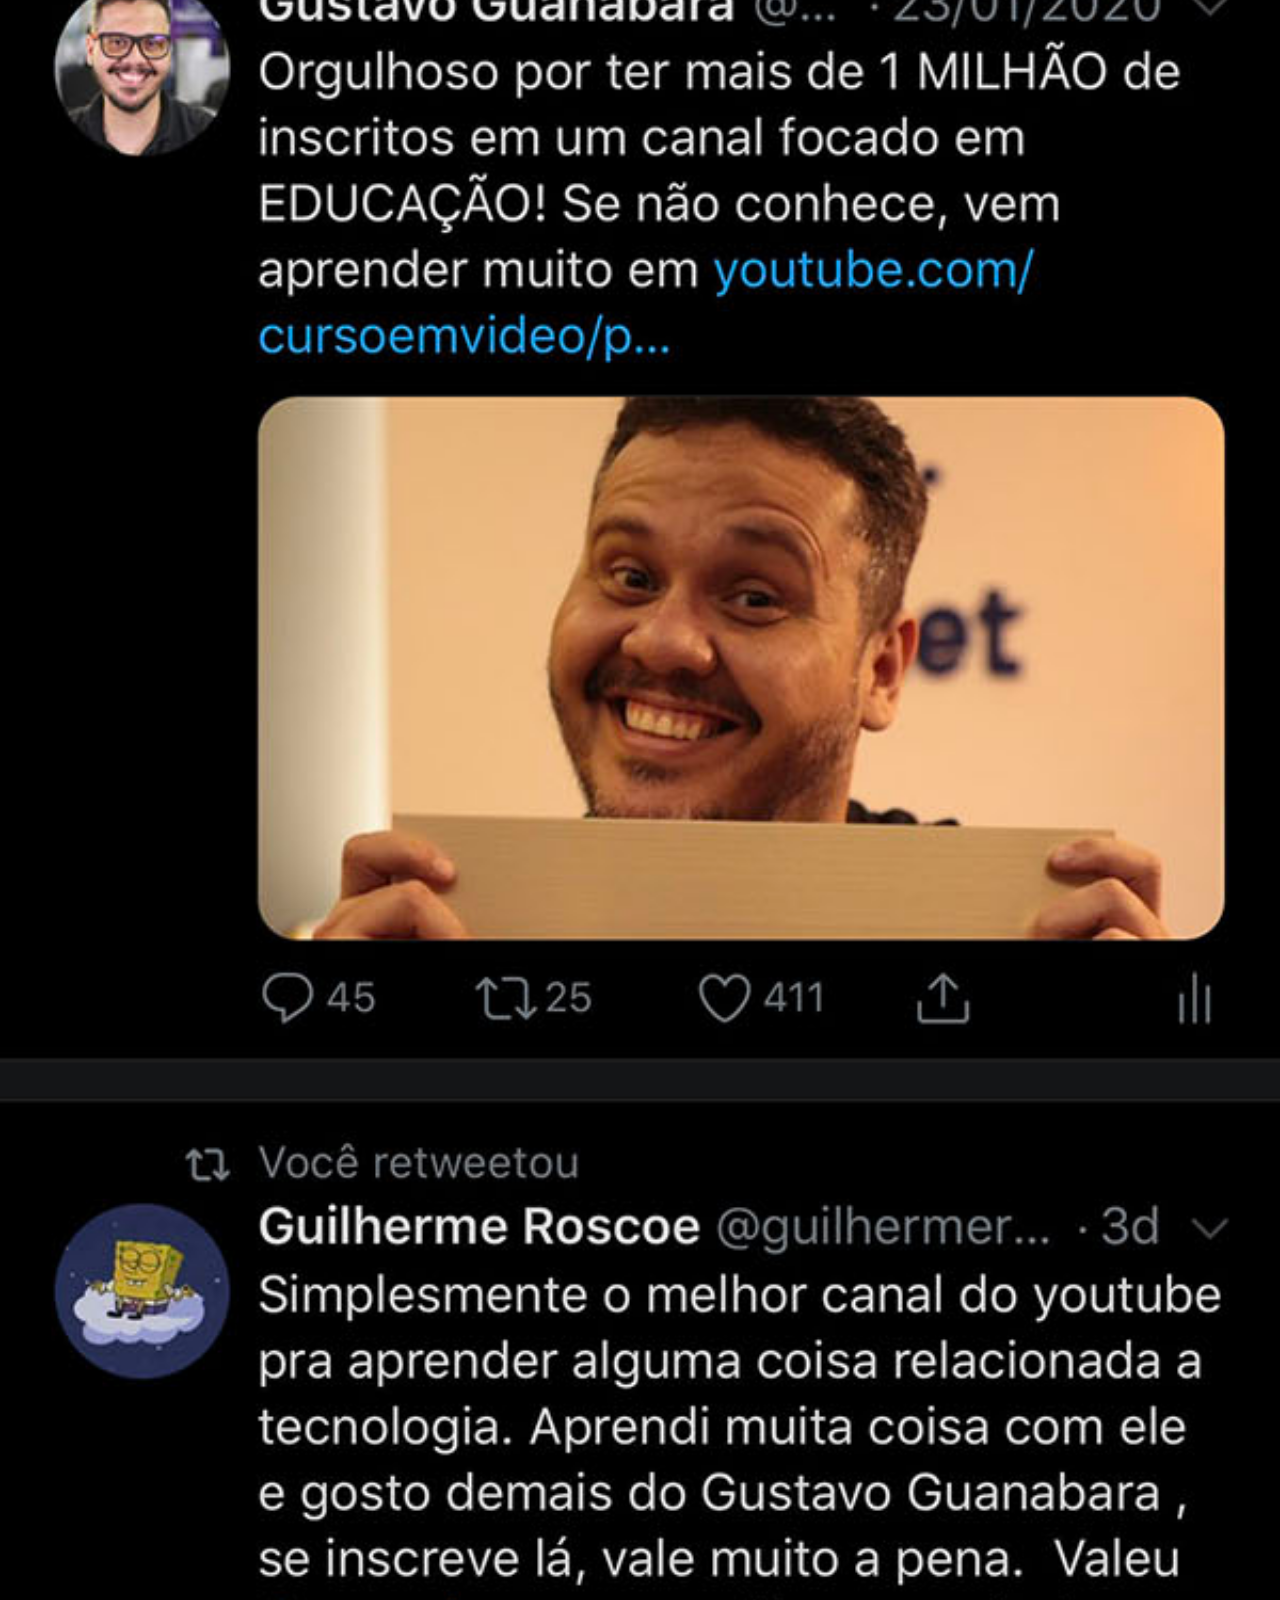
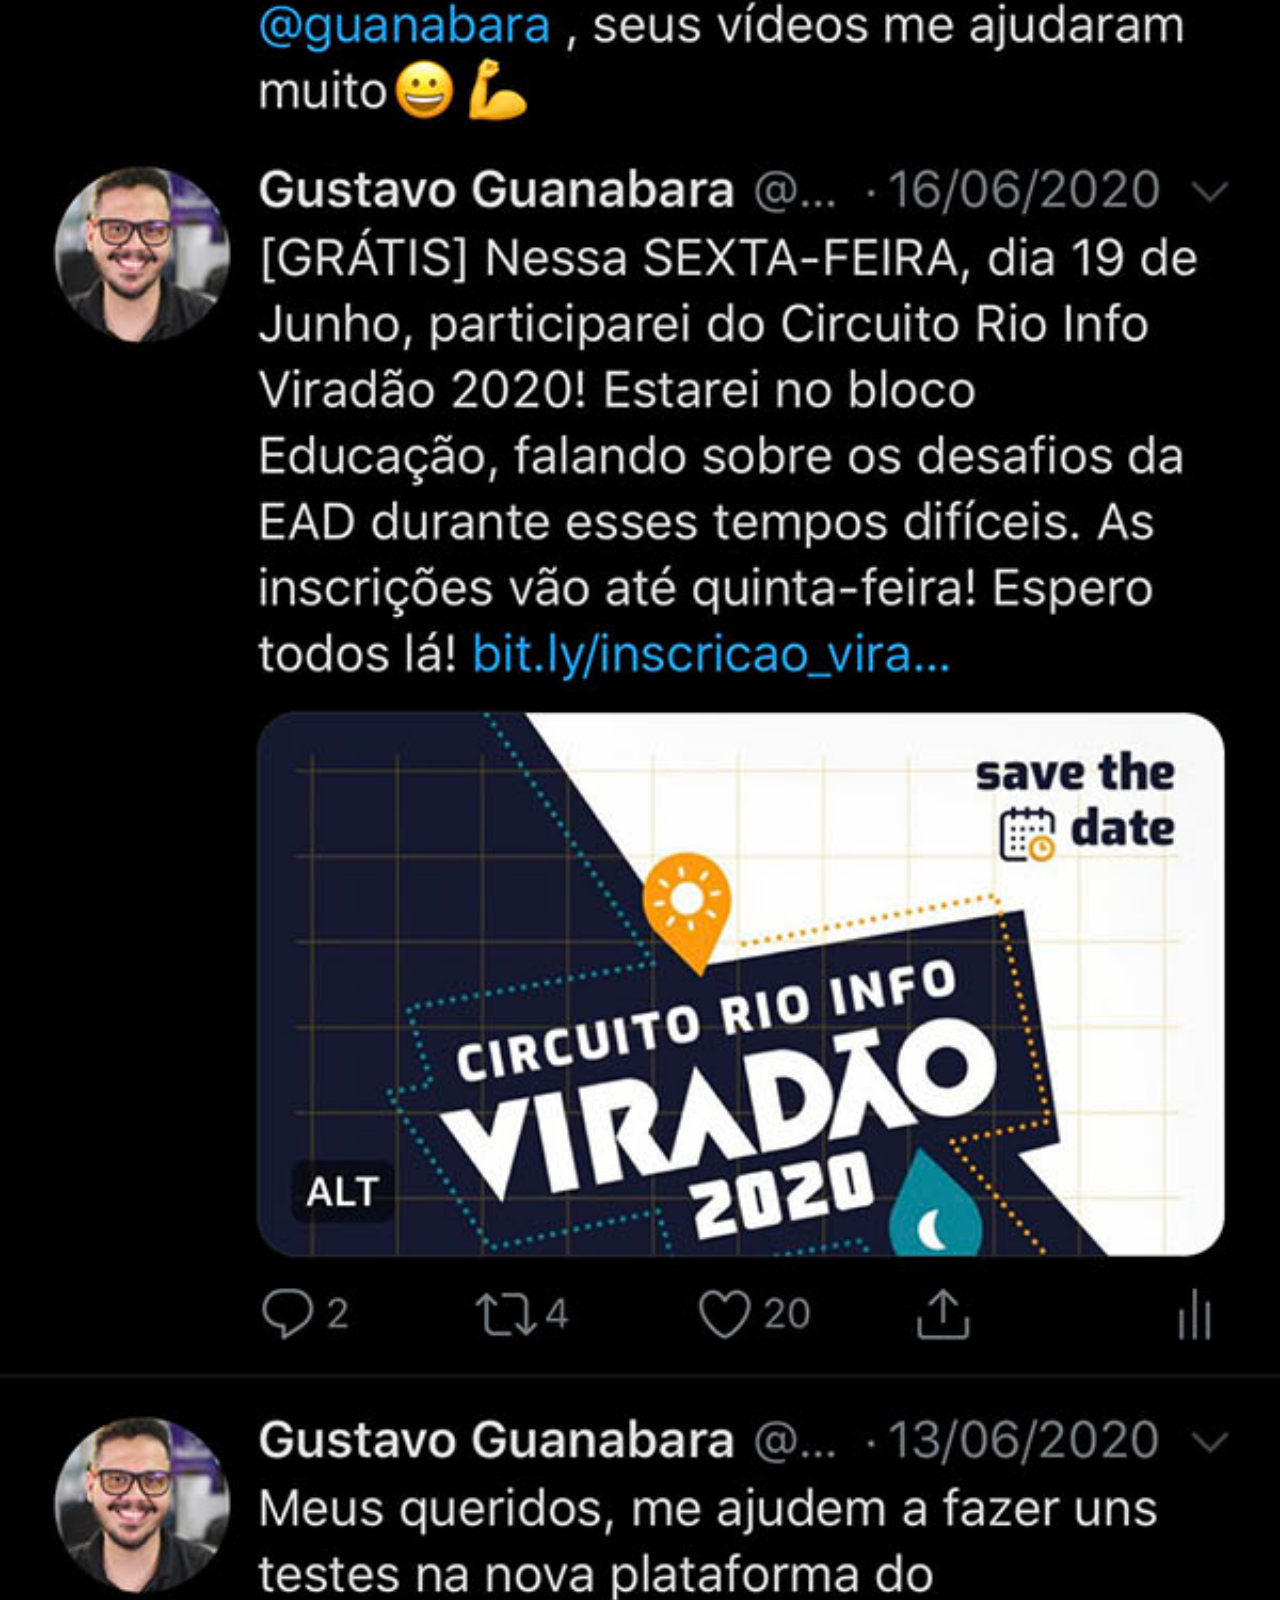
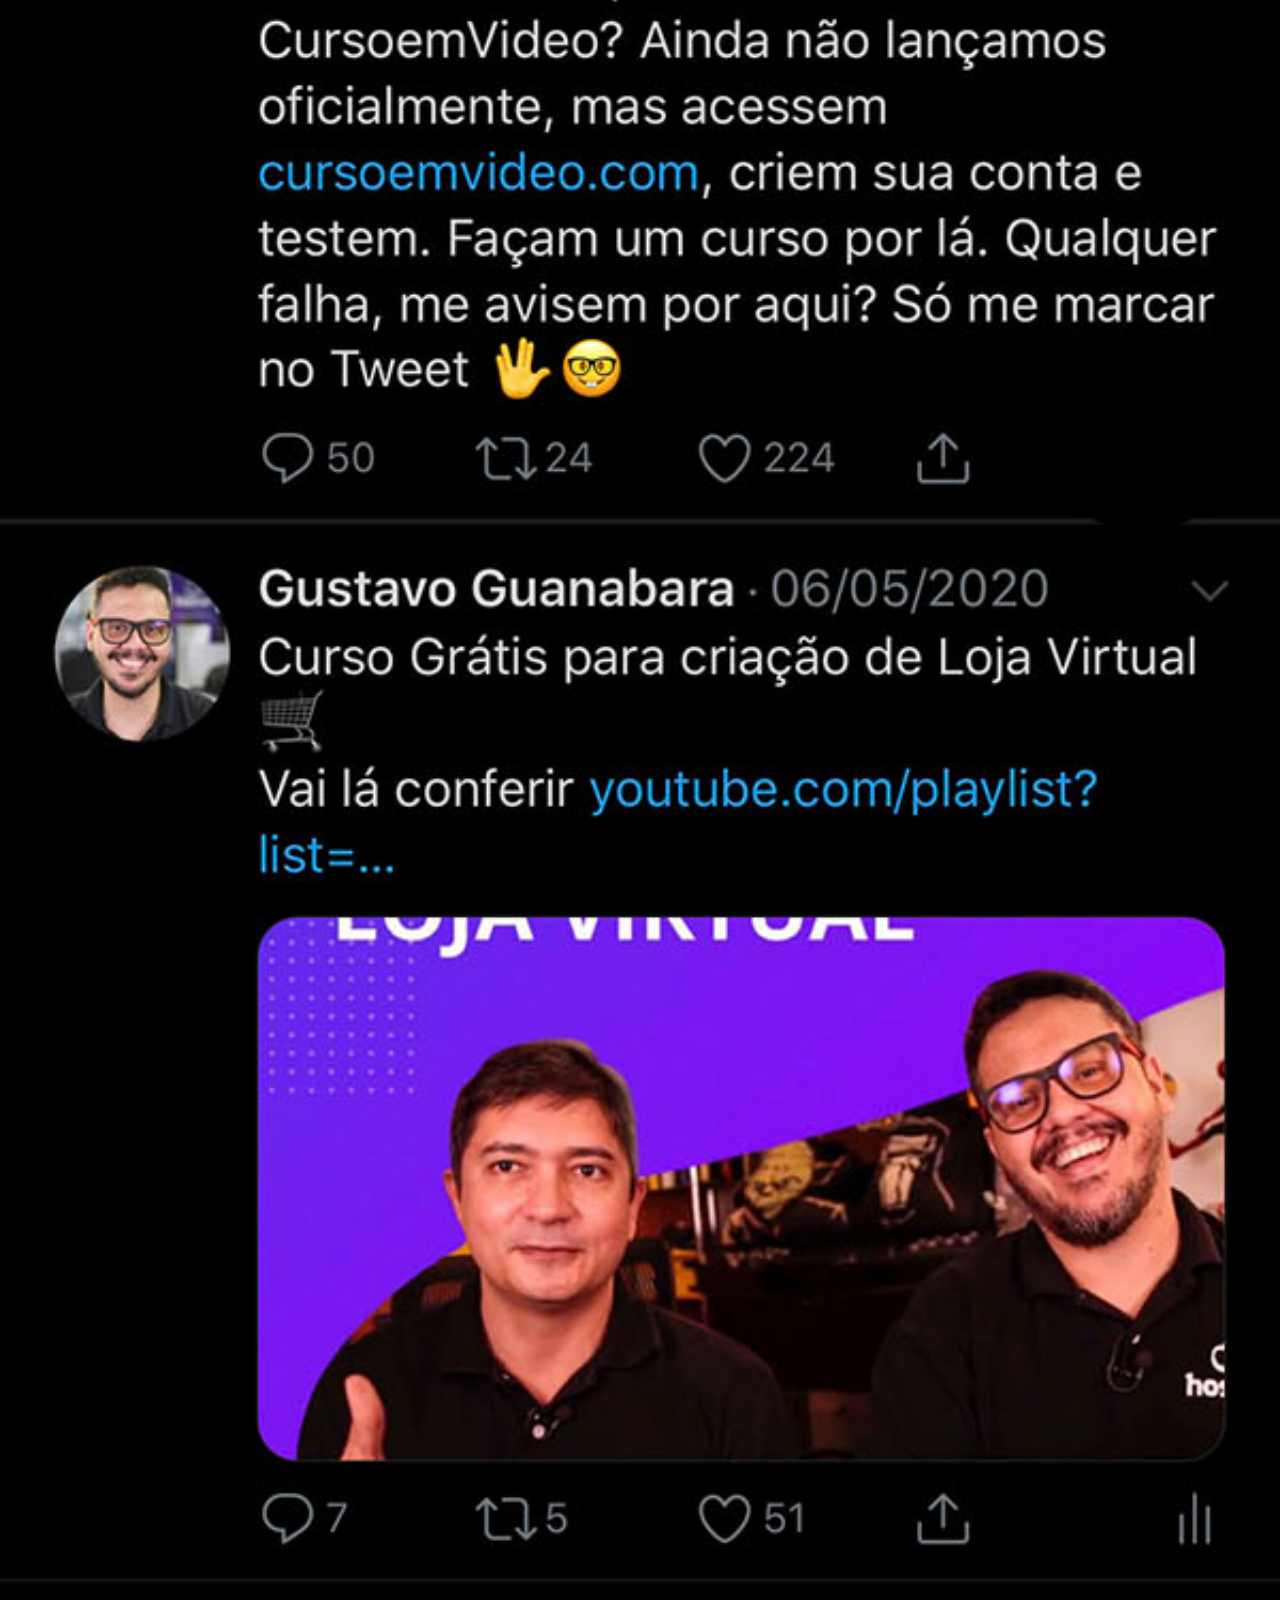
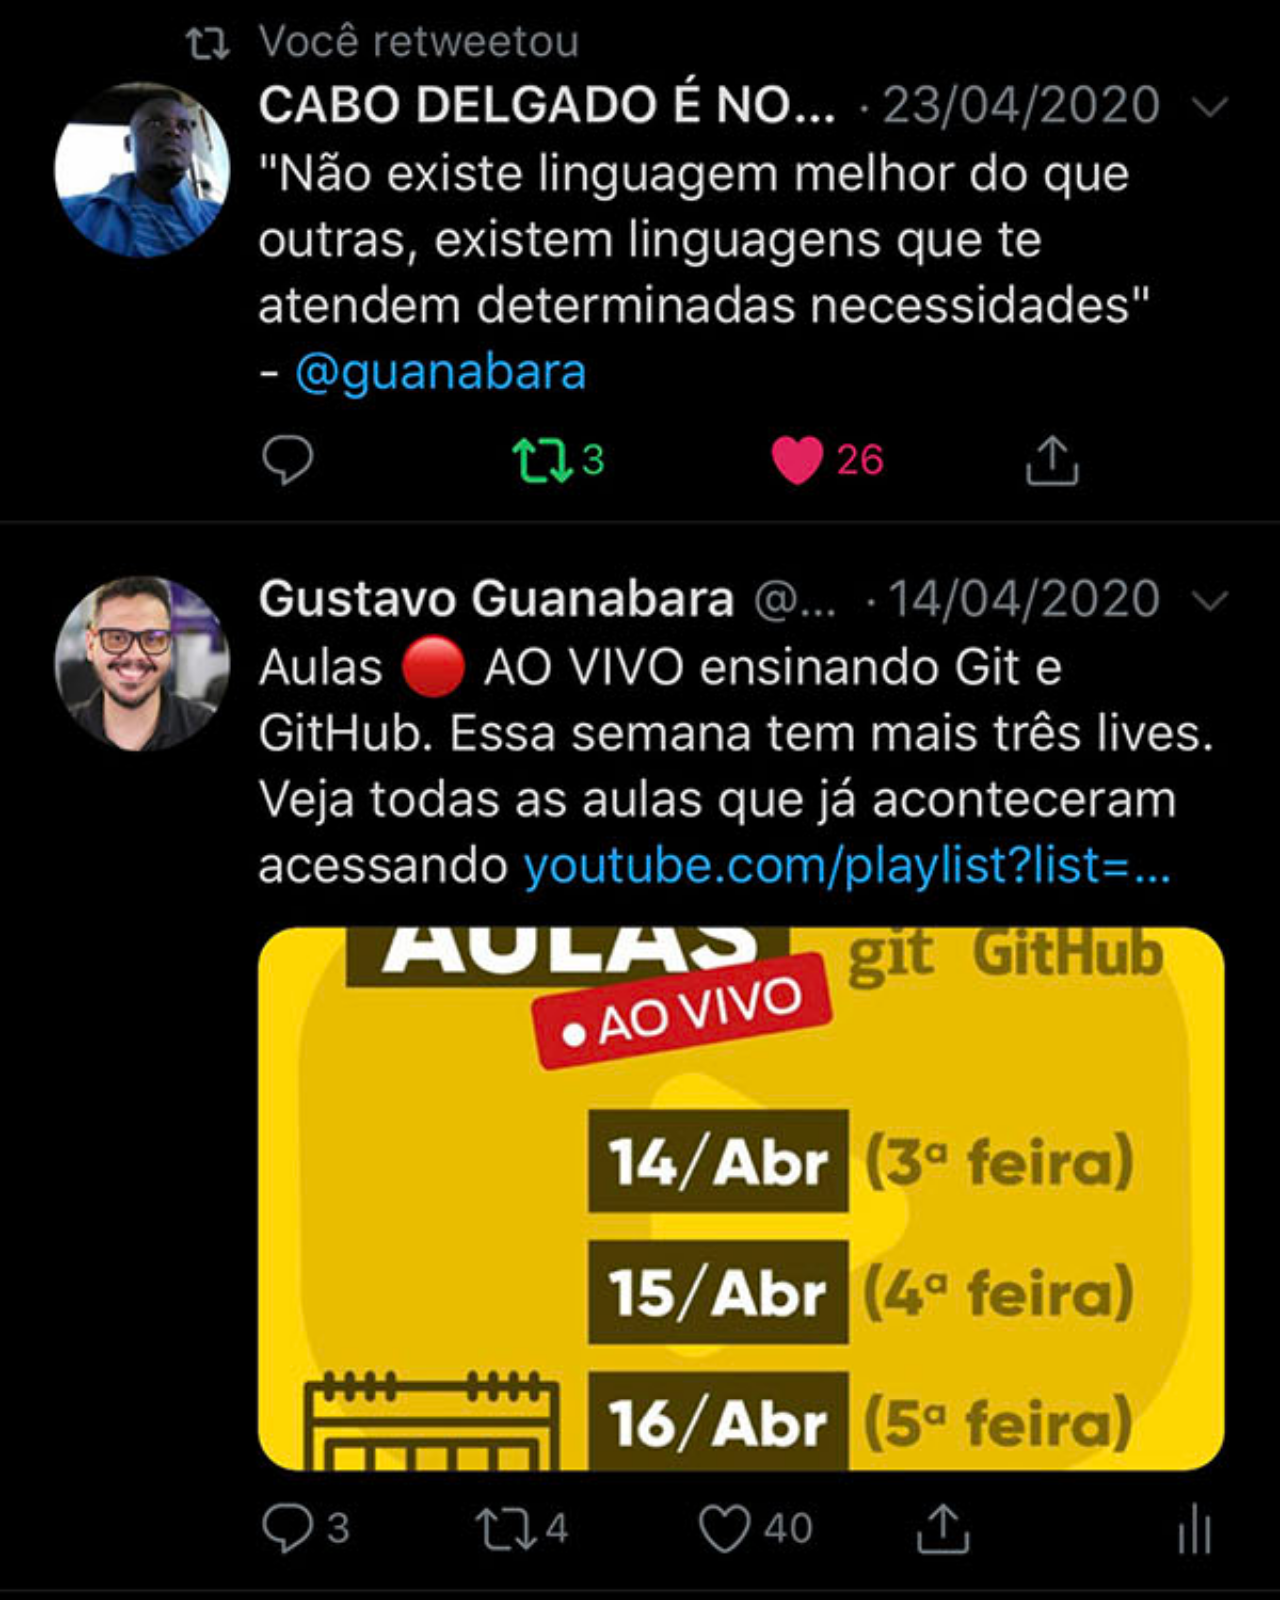
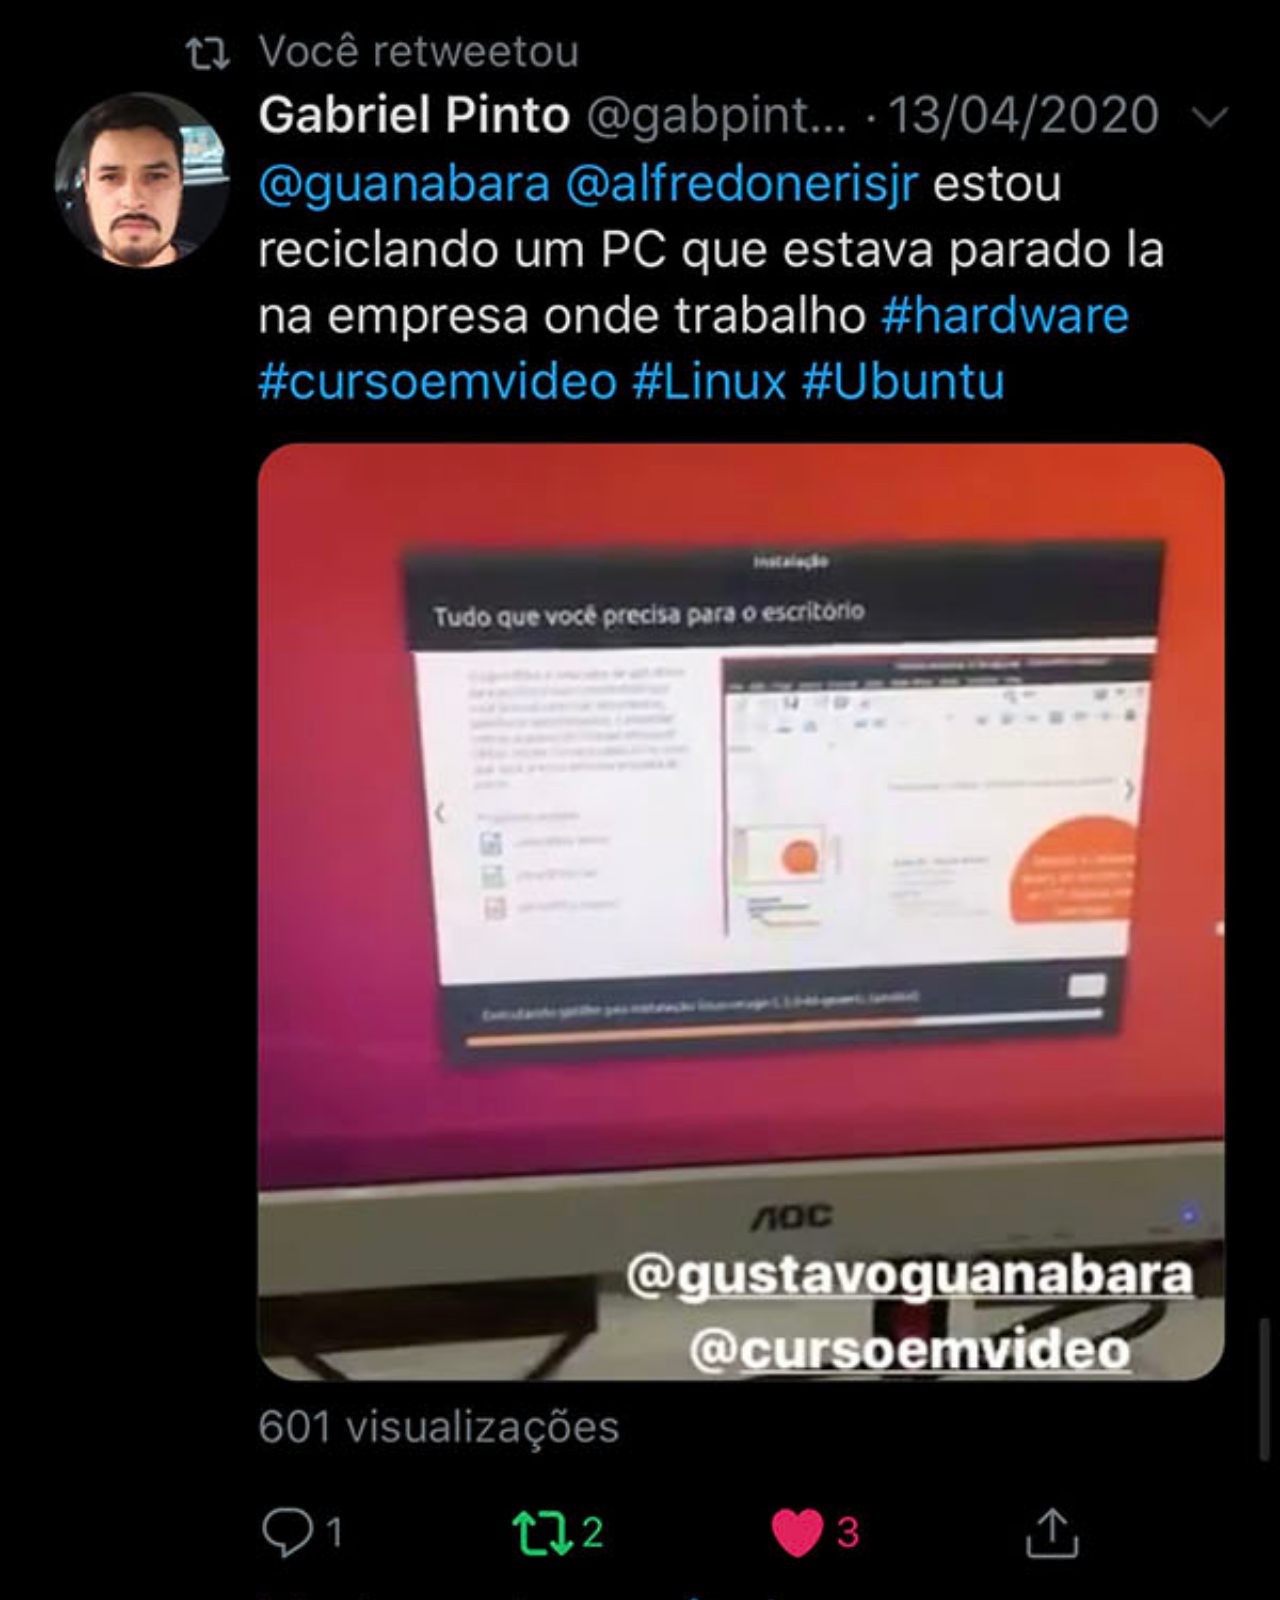
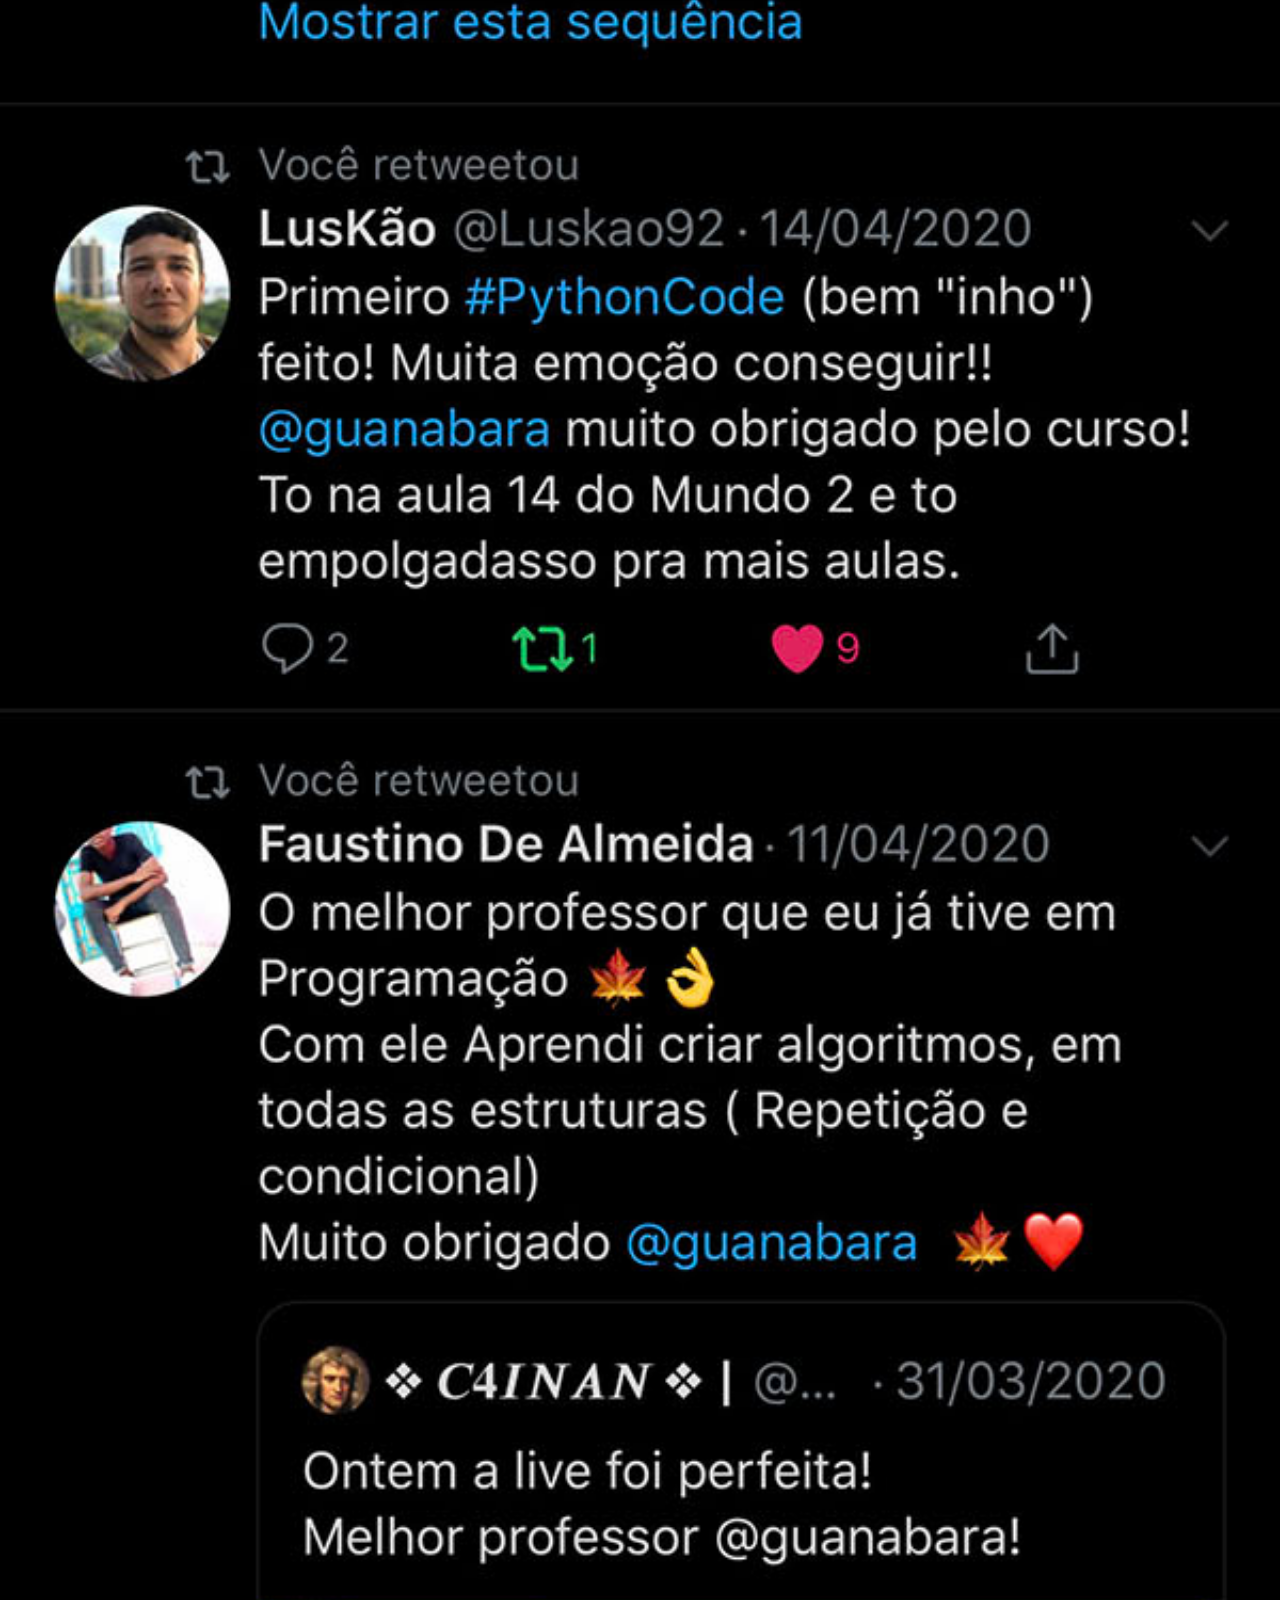
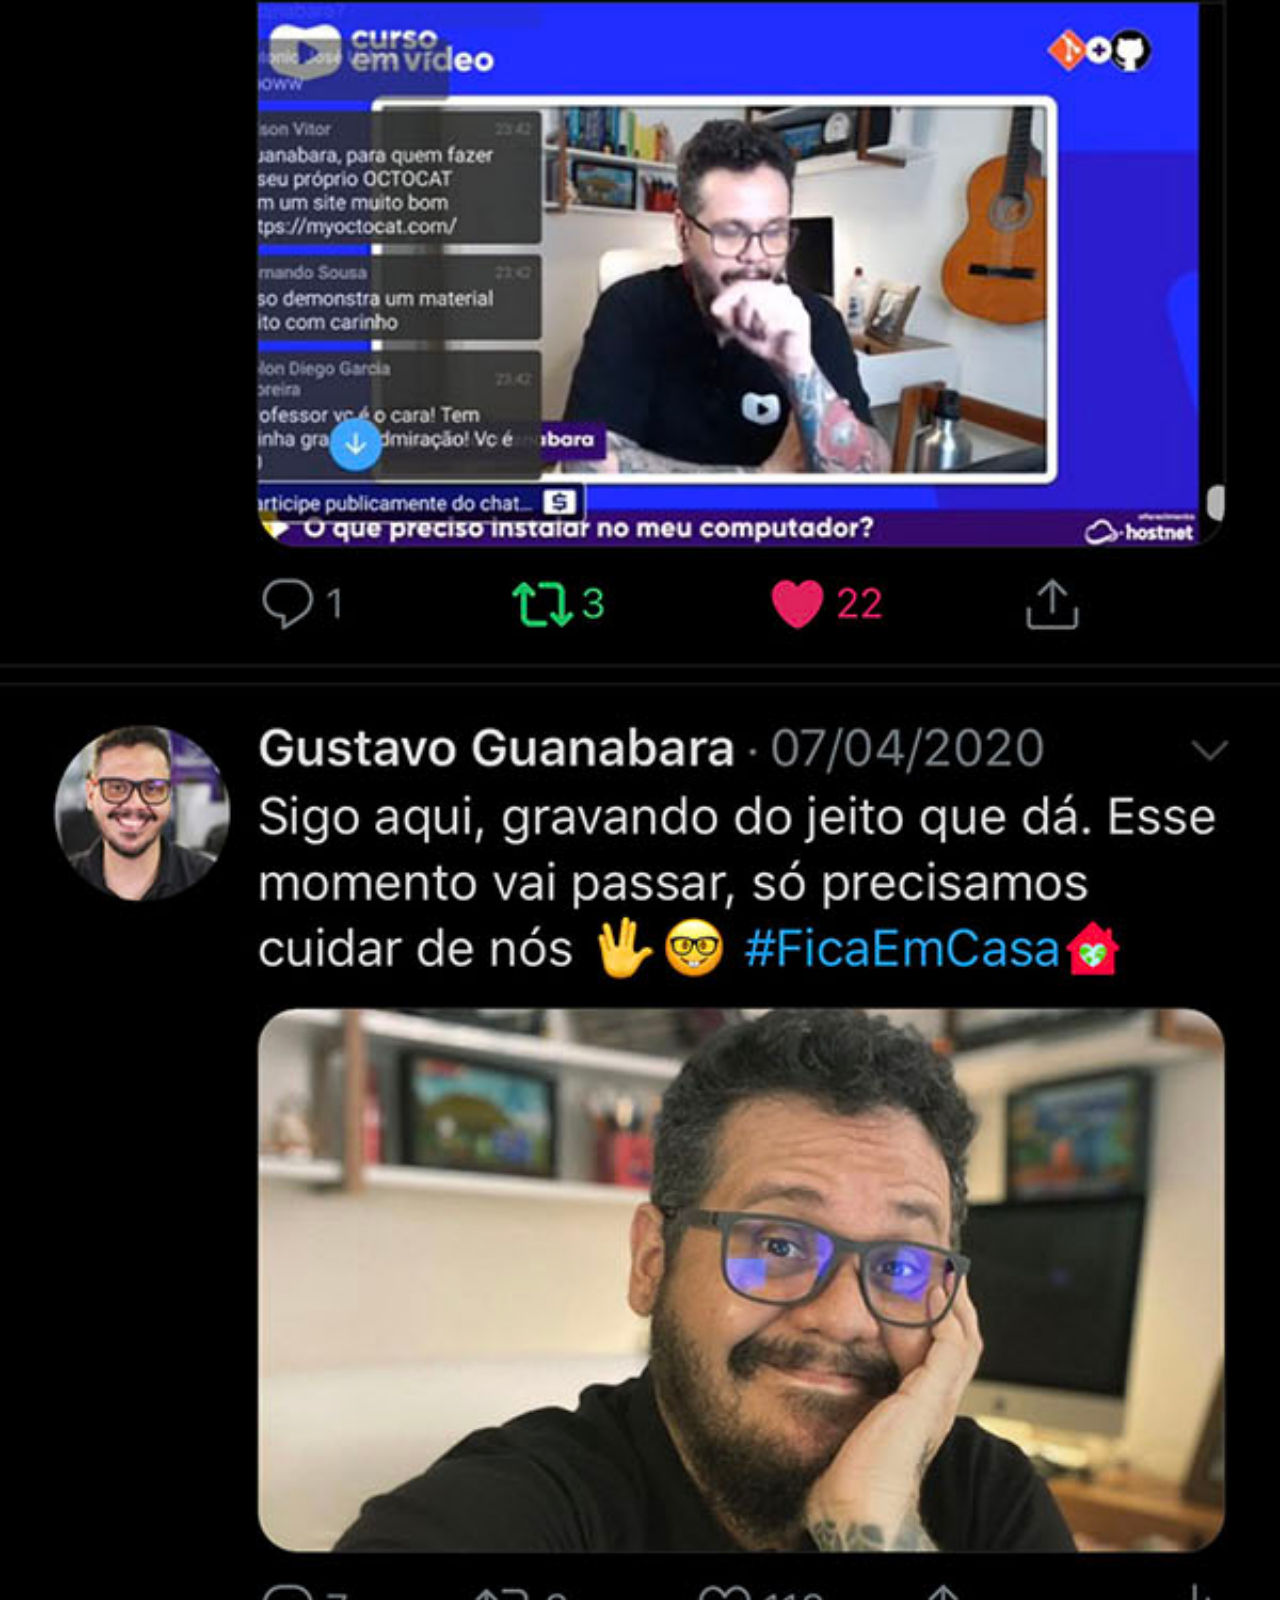
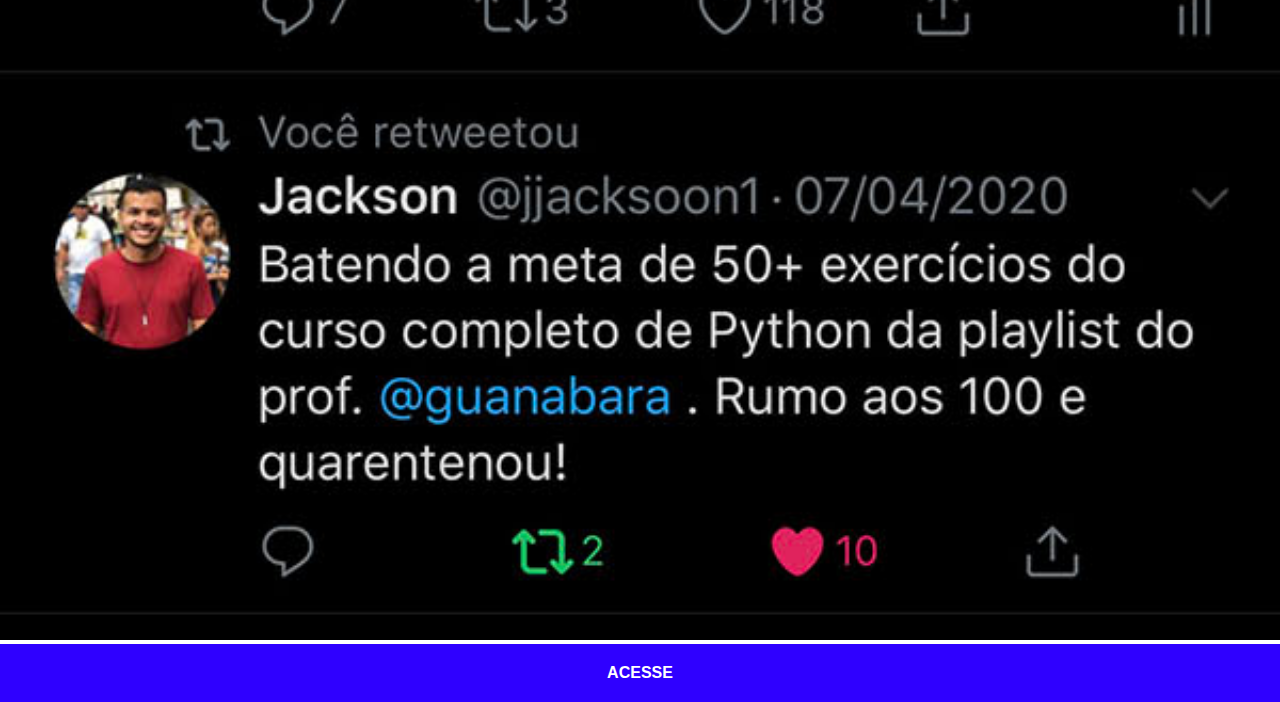
<file: twiter.html>
<!DOCTYPE html>
<html lang="pt-br">
<head>
    <meta charset="UTF-8">
    <meta name="viewport" content="width=device-width, initial-scale=1.0">
<link rel="stylesheet" href="estilos/social.css">
    <title>Twitter</title>
</head>
<body>
    <img src="imagens/tela-twitter.jpg" alt="Twitter">
    <a href="https://x.com/?lang=pt-br" target="_blank">ACESSE</a>
</body>
</html>
</file>
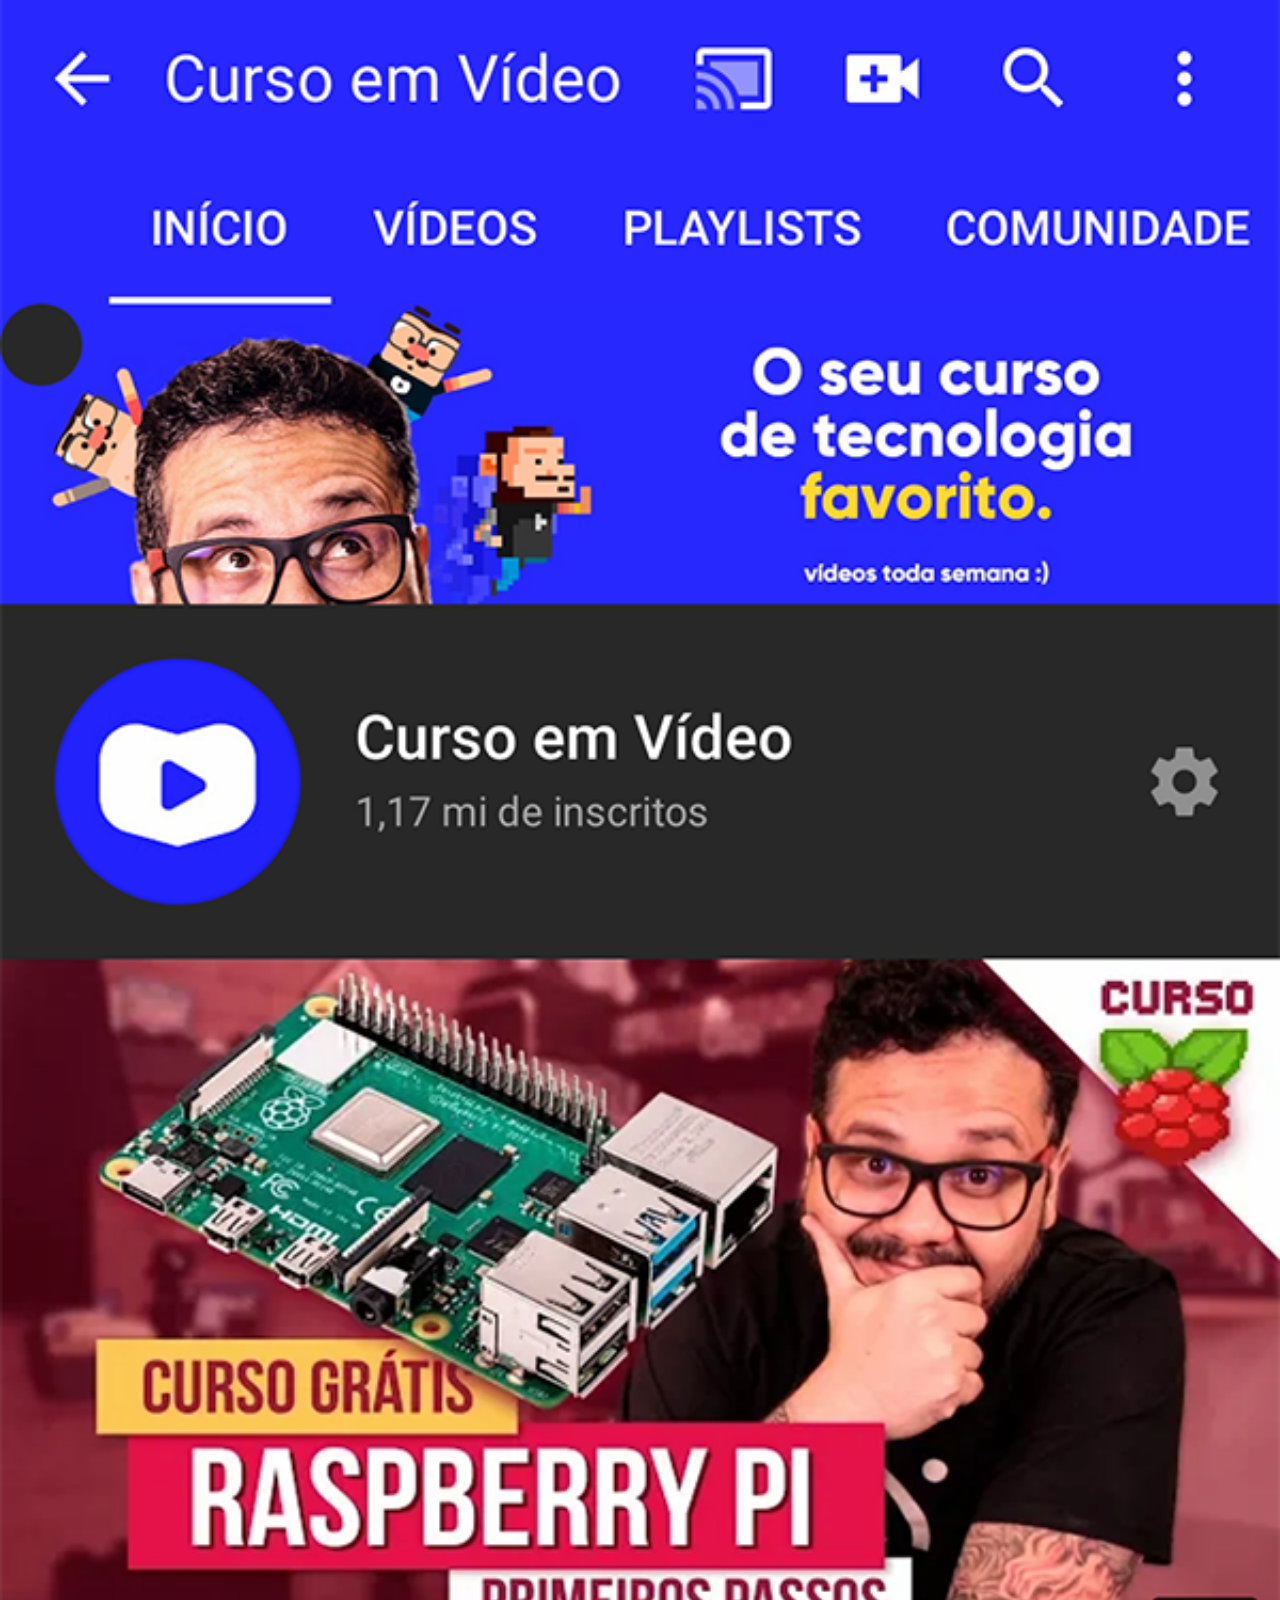
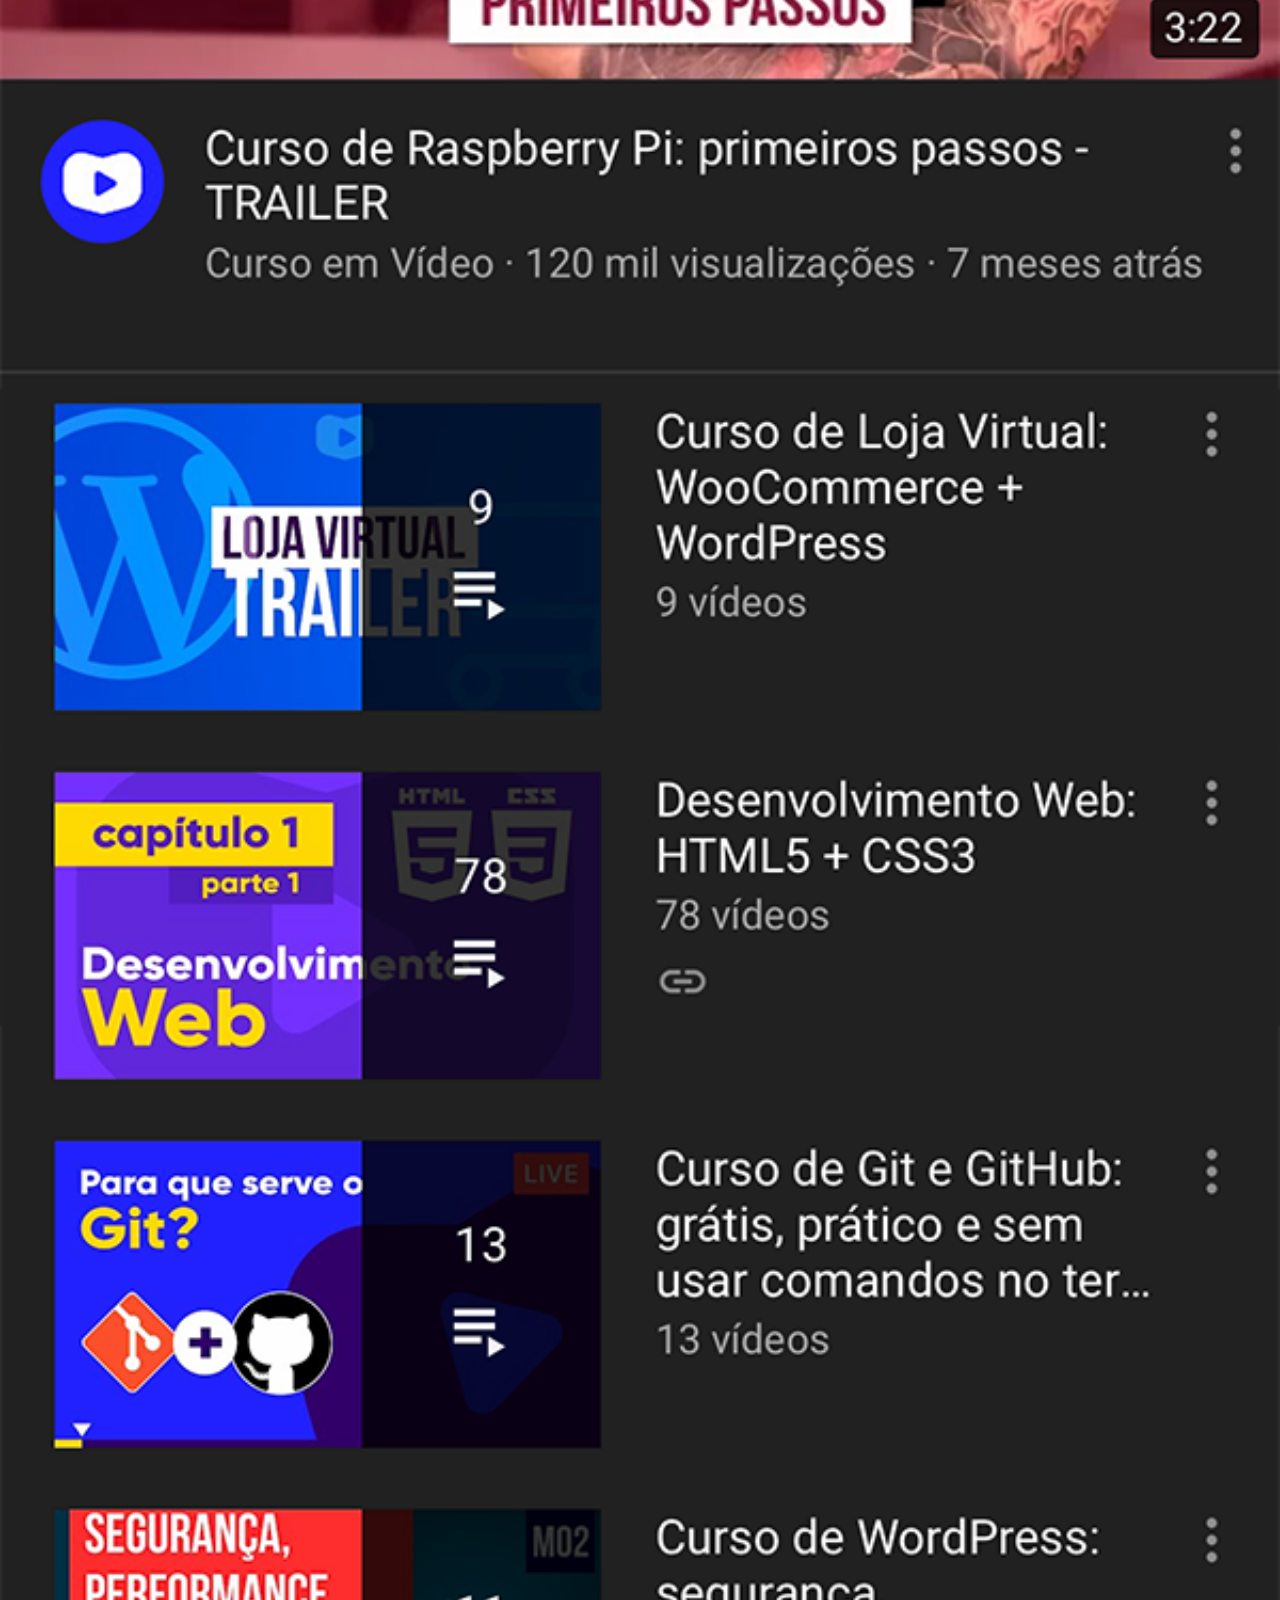
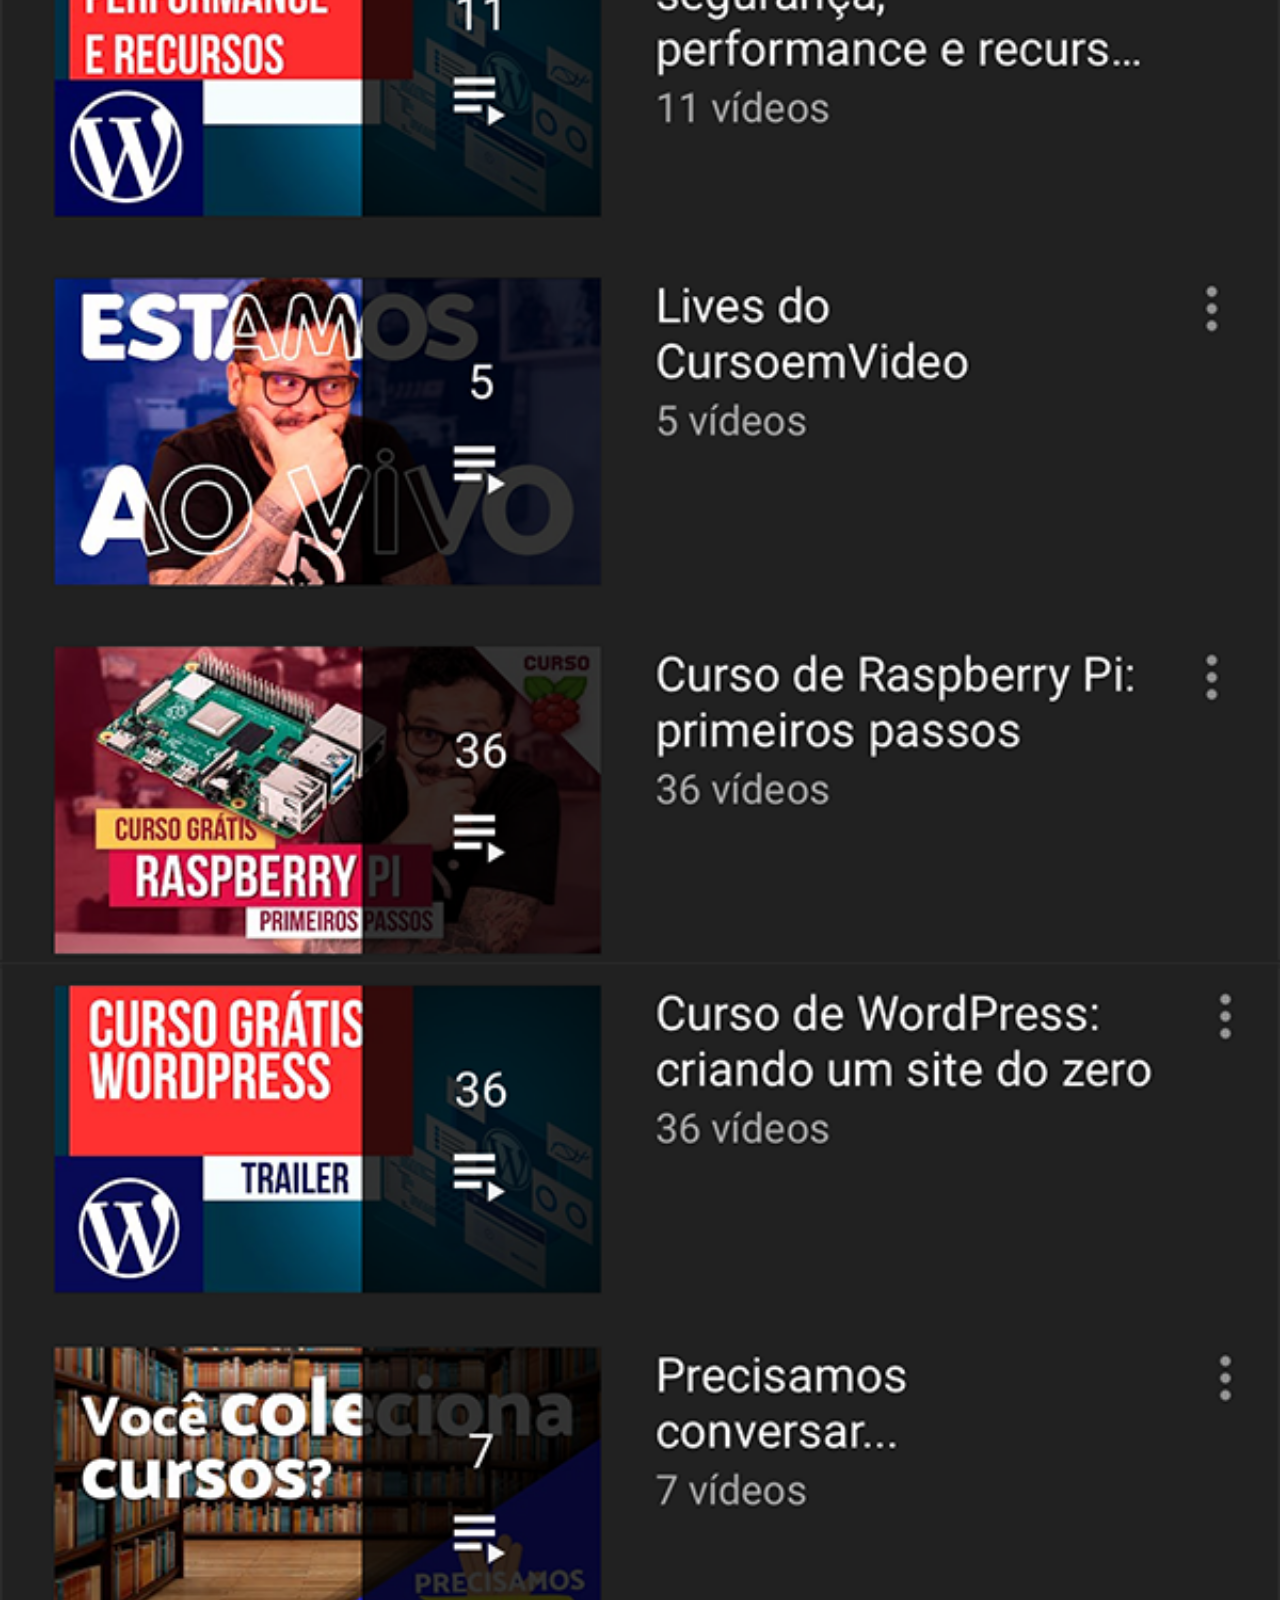
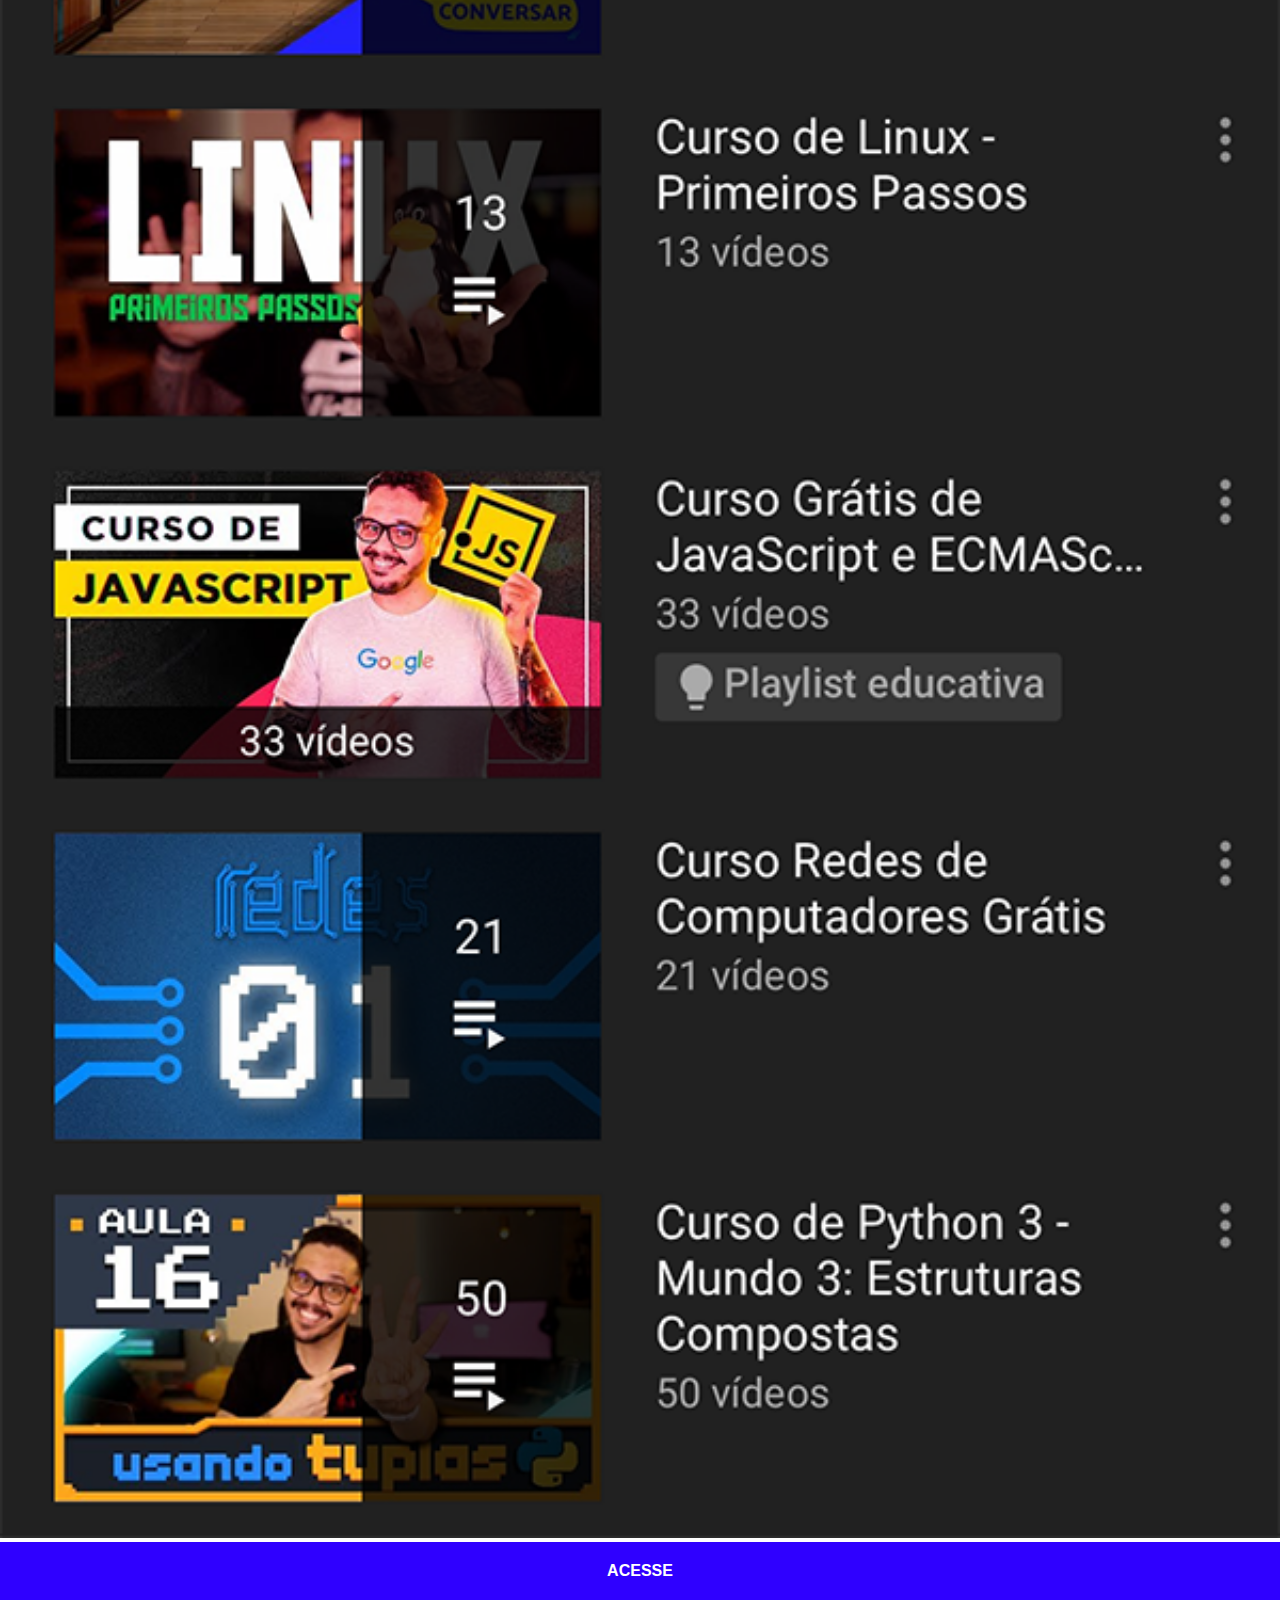
<file: youtube.html>
<!DOCTYPE html>
<html lang="pt-br">
<head>
    <meta charset="UTF-8">
    <meta name="viewport" content="width=device-width, initial-scale=1.0">
    <title>Youtube</title>
    <link rel="stylesheet" href="estilos/social.css">
</head>
<body>
    <img src="imagens/tela-youtube.png" alt="Youtube">
    <a href="https://www.youtube.com/c/CursoemV%C3%ADdeo/playlists" target="_blank">ACESSE</a>
</body>
</html>
</file>
<file: estilos/style.css>
@charset "UTF-8";

* {
    margin: 0px;
    padding: 0px;
    font-family: Arial, Helvetica, sans-serif;
}

html, body {
    height: 100vh;
    width: 100vw;
    background-color: black;
}

body {
    background: url('../imagens/fundo-madeira.jpg') no-repeat top center;
    background-size: cover;
    background-attachment: fixed;

}
main {
    position: relative;
    height: 100vh;
    width: 100vw;
}

section#telefone {
    position: absolute;
    top: 50%;
    left: 50%;
    transform: translate(-50%, -50%);
    
    height: 627px;
    width: 311px;
    background-color: coral;
    background: url('../imagens/frame-iphone.png') no-repeat;
}

iframe#tela {
    position: relative;
    top: 80px;
    left: 21px; 
    width: 269px;
    height: 471px;
}

section#redes-sociais {
    text-align: right;
}

section#redes-sociais img {
    width: 50px;
    margin: 10px;
    border-radius: 50%;
    box-shadow: 2px 2px 5px rgba(0, 0, 0, 0.404);
    box-sizing: border-box;
}

section#redes-sociais img:hover {
    border: 2px solid rgba(255, 255, 255, 0.566);
    transform: translate(-3px, -3px);
    box-shadow: 5px 5px 8px rgba(0, 0, 0, 0.621);
    transition: transform .3s, border .4s;
}
</file>
<file: estilos/social.css>
@charset "UTF-8";

* {
    margin: 0px;
    padding: 0px;
    font-family: Arial, Helvetica, sans-serif;
}

::-webkit-scrollbar {
    width: 0px;
    height: 0px;
}

img {
    width: 100vw;
}

a {
    display: block;
    background-color: rgb(47, 0, 255);
    color: white;
    padding: 20px;
    text-align: center;
    font-weight: bolder;
    text-decoration: none;
}

a:hover {
    background-color: red;
}
</file>
